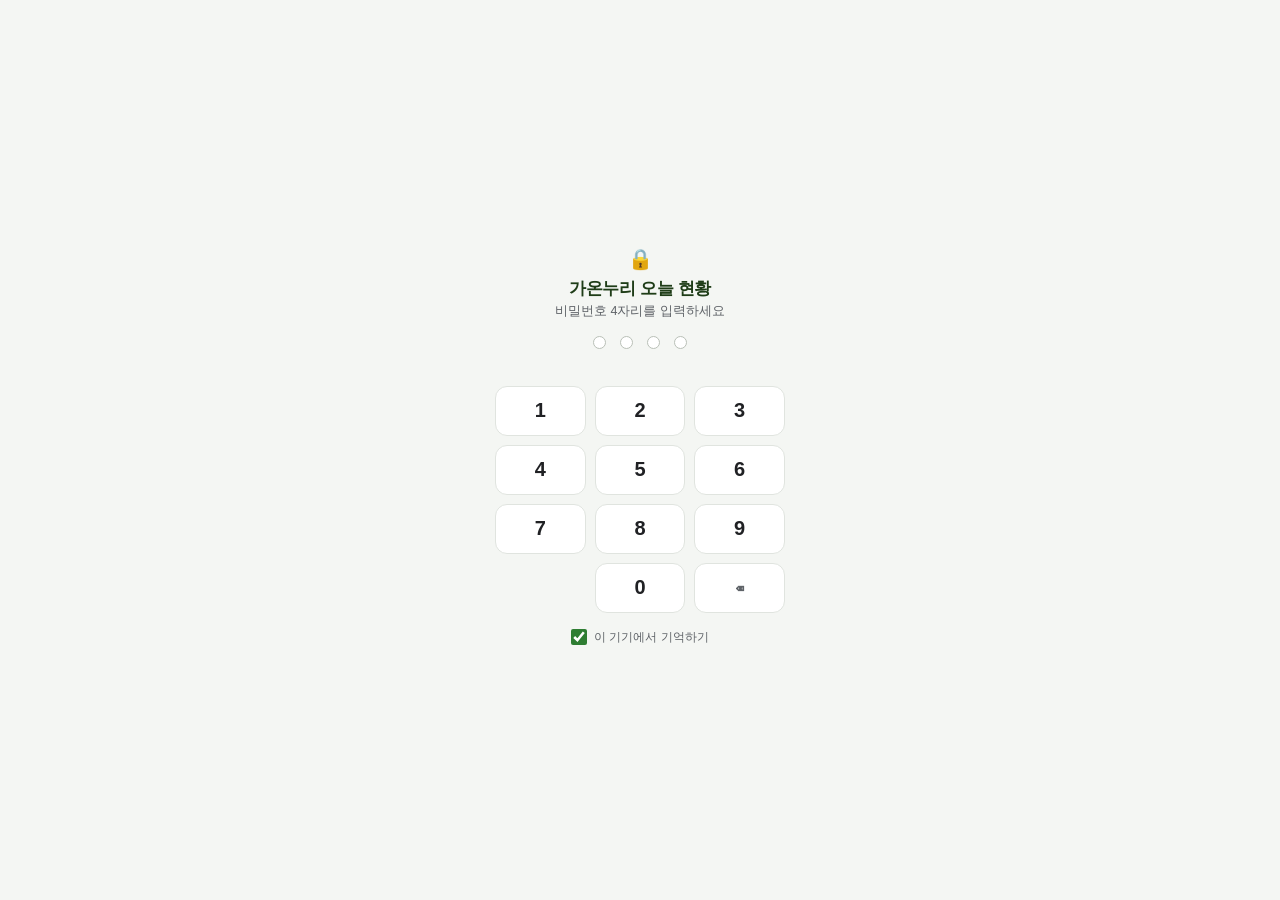
<file: index.html>
<!DOCTYPE html>
<html lang="ko">
<head>
  <base target="_top">
  <meta charset="utf-8">
  <meta name="viewport" content="width=device-width, initial-scale=1.0, maximum-scale=1.0, user-scalable=no">
  <title>가온누리 오늘 현황</title>
  <style>
    *{box-sizing:border-box;-webkit-tap-highlight-color:transparent}
    html,body{margin:0;padding:0;width:100%;max-width:100%;overflow-x:hidden;background:#f4f6f3;color:#202124;
      font-family:-apple-system,BlinkMacSystemFont,'Apple SD Gothic Neo','Malgun Gothic',sans-serif;
      -webkit-text-size-adjust:100%}
    header{padding:14px 14px 8px}
    h1{margin:0 0 6px;font-size:17px;letter-spacing:-.02em;color:#1f3d18}
    .sub{display:flex;align-items:center;gap:8px;font-size:12.5px;color:#5f6368}
    .count{margin-left:auto;font-weight:700;color:#2e6b2e;font-size:12.5px}
    /* v20: 현재 권한 배지 (헤더) */
    .rolebadge{flex:0 0 auto;font-size:10px;font-weight:700;border-radius:6px;padding:1px 6px;line-height:1.55;
      white-space:nowrap;border:1px solid transparent}
    .rolebadge.viewer{color:#8a5300;background:#fdf3e0;border-color:#f0dfbc}
    .rolebadge.admin{color:#1f6b21;background:#e8f3e6;border-color:#d3e6cf}
    .icobtn{flex:0 0 auto;border:1px solid #dde1dc;background:#fff;border-radius:9px;width:30px;height:30px;
      display:flex;align-items:center;justify-content:center;font-size:14px;color:#5f6368;padding:0}
    main{padding:0 0 10px}
    /* 모든 행이 같은 열 폭을 씁니다: 산모(왼쪽) — 연결선 — 관리사(오른쪽) — 📩 — 체크박스
       --mw = 일반 행에서 산모·관리사 칸이 차지하는 폭.
       (행 안쪽 폭 - 📩26 - 간격8 - 체크26 - 간격8) 의 34% = 34% - 23.12px */
    .row{--g:8px;--sms:26px;--chk:26px;
      --side:calc(var(--sms) + var(--g) + var(--chk) + var(--g));
      --mw:calc(34% - 23.12px);
      display:grid;grid-template-columns:var(--mw) minmax(6px,1fr) var(--mw) var(--sms) var(--chk);
      column-gap:var(--g);align-items:center;
      background:#fff;border:1px solid #e8eae6;border-radius:12px;
      padding:9px 10px;margin:0 10px 7px;min-height:46px}
    .names{display:contents}
    .mother{text-align:right;font-size:13.5px;color:#202124;white-space:nowrap;overflow:hidden;
      text-overflow:ellipsis;min-width:0}
    .mother.end{color:#D93025;font-weight:700}
    /* v14: 산모 이름을 누르면 카드체크 내역 모달 (크기·정렬은 그대로, 밑줄만 점선) */
    .mother.tap{cursor:pointer;text-decoration:underline;text-decoration-style:dotted;
      text-decoration-thickness:1px;text-decoration-color:#c6ccc5;text-underline-offset:3px;
      padding:3px 0;margin:-3px 0}
    .mother.tap:active{opacity:.5}
    .line{height:2px;background:#ccd1cb;border-radius:2px;min-width:6px;max-width:100%}
    .care{text-align:left;font-size:13.5px;font-weight:600;color:#3c4043;white-space:nowrap;min-width:0;
      overflow:hidden;text-overflow:ellipsis;background:none;border:0;padding:0;font-family:inherit;cursor:pointer}
    /* v35: 관리사 이름에 '(카드만)' 이 붙은 표기 — 실근무자가 아니라 바우처 카드 명의자만
       적어 둔 건입니다. 이름·괄호 글자는 그대로 두고 색만 한 단계 연하게 그려
       실제로 근무하는 관리사와 눈으로 구분합니다. 서류 부족 빨강(.care.bad)이 우선합니다. */
    .cardonly{color:#9aa0a6}
    .care.cardonly{color:#9aa0a6}
    .care.bad{color:#D93025;font-weight:700}
    .care .dot{display:inline-block;margin-left:2px;font-size:10px;color:#D93025;vertical-align:top}
    .sms{width:var(--sms);height:26px;border-radius:8px;border:1px solid #e3e6e2;background:#fff;
      font-size:13px;display:flex;align-items:center;justify-content:center;padding:0;line-height:1}
    .sms.hide{visibility:hidden}
    .sms[disabled]{opacity:.28}
    .chk{position:relative;width:var(--chk);height:26px;display:block}
    .chk input{position:absolute;inset:0;width:100%;height:100%;margin:0;opacity:0;z-index:2}
    .chk .mark{display:flex;align-items:center;justify-content:center;width:26px;height:26px;border-radius:8px;
      border:1.5px solid #c8cec7;background:#fff;color:transparent;font-size:13px;font-weight:700}
    .chk input:checked + .mark{background:#2e7d32;border-color:#2e7d32;color:#fff}
    .chk input:disabled + .mark{opacity:.55}
    /* v20: 보기 전용 — 체크된 ☑/☐ 모양은 그대로 보이고, 누르면 안내만 뜹니다.
       input 은 disabled 라서 상태가 바뀌지 않고, 탭은 아래 .mark 가 받아 안내를 띄웁니다. */
    .chk.ro{cursor:default}
    .chk.ro input{pointer-events:none}
    .chk.ro input:disabled + .mark{opacity:1}
    /* v16: '일반' 신청 산모 — 처음부터 완료(☑) 상태로 고정 */
    .chk.fixed{cursor:default}
    .chk.fixed .mark{background:#2e7d32;border-color:#2e7d32;color:#fff}
    /* v16: 모달의 '일반' 배지 (쌍둥이 배지와 같은 모양) */
    .nbadge{font-size:10px;font-weight:700;color:#2f4f6f;background:#e8eef6;border-radius:6px;
      padding:1px 5px;line-height:1.4}
    .nnote{font-size:12.5px;color:#3c4043;background:#f3f6f2;border:1px solid #e4eae2;
      border-radius:10px;padding:9px 10px;margin:2px 0 4px;line-height:1.5}
    /* 쌍둥이 행: 왼쪽 산모 칸과 연결선 폭은 일반 행과 같고, 세 번째 칸이
       관리사 칸 + 📩 + 체크박스를 모두 담습니다. (관리사 이름 시작선이 일반 행과 일치) */
    .row.twin{padding:7px 10px;grid-template-columns:var(--mw) minmax(6px,1fr) calc(var(--mw) + var(--side))}
    .mcell{display:flex;flex-direction:column;align-items:flex-end;justify-content:center;gap:3px;min-width:0}
    .twinmark{font-size:10px;font-weight:700;color:#2e6b2e;background:#e8f3e6;border-radius:6px;padding:1px 5px;line-height:1.4}
    .tlist{display:grid;grid-template-columns:minmax(0,1fr) var(--sms) var(--chk);column-gap:var(--g);
      row-gap:4px;align-items:center;min-width:0}
    .tline{display:contents}
    /* ── v18: 내일 시작 (오늘 목록 아님 · 참고용) ── */
    .tsec{margin:12px 10px 4px;padding-top:10px;border-top:1px dashed #d8ddd7}
    .thead{display:flex;align-items:baseline;gap:7px;margin:0 2px 7px}
    .thead .ttl{font-size:12.5px;font-weight:800;color:#8a5300;letter-spacing:-.01em;white-space:nowrap}
    .thead .tsub{font-size:10.5px;color:#9aa09a;white-space:nowrap}
    .row.next{padding:8px 10px;background:#fbf7ee;border-color:#eee3cd;
      grid-template-columns:var(--mw) minmax(6px,1fr) calc(var(--mw) + var(--side))}
    .row.next .line{background:#e6dbc4}
    .mnext{display:flex;flex-direction:column;align-items:flex-end;justify-content:center;gap:3px;min-width:0}
    .row.next .mother{color:#4d4436;font-weight:600;text-decoration:none;padding:0;margin:0;cursor:default}
    .nextbadge{font-size:10px;font-weight:700;color:#8a5300;background:#f6e6c6;border-radius:6px;
      padding:1px 5px;line-height:1.4;white-space:nowrap}   /* v36: '월요일 시작'도 한 줄로 */
    .tnames{display:flex;flex-direction:column;justify-content:center;gap:2px;min-width:0}
    .tnames .tn{font-size:13px;font-weight:600;color:#4d4436;white-space:nowrap;overflow:hidden;
      text-overflow:ellipsis}
    .tnames .tn.cardonly{color:#a4aaa4}
    .tnames .tnone{font-size:12px;color:#a39a88;white-space:nowrap}
    .ntnote{grid-column:1 / -1;margin-top:6px;padding-top:5px;border-top:1px dashed #f0e6d2;
      font-size:10.5px;color:#a08a63;text-align:right;line-height:1.4}
    .empty{text-align:center;color:#8a8f8a;font-size:13px;padding:28px 16px}
    .msgbox{padding:2px 12px 24px}
    .mlbl{display:flex;justify-content:space-between;align-items:center;font-size:11.5px;color:#70757a;margin:0 2px 5px}
    .mhint{color:#9aa09a}
    .msgbox textarea{width:100%;resize:none;border:1px solid #e1e5e0;border-radius:10px;padding:9px 10px;
      font-size:12.5px;font-family:inherit;color:#3c4043;background:#fff;line-height:1.45}
    .modal{position:fixed;inset:0;background:rgba(0,0,0,.42);display:none;align-items:flex-end;z-index:50}
    .modal.open{display:flex}
    .modal{justify-content:center}
    /* 폰 폭(≤430px)에서는 그대로 100%, 넓은 화면에서는 폰과 같은 폭의 카드로 보이게 */
    .sheetbox{width:100%;max-width:430px;max-height:84vh;overflow-y:auto;background:#fff;border-radius:16px 16px 0 0;
      padding:16px 16px 22px}
    .sheetbox h2{margin:0 0 2px;font-size:16px}
    .sheetbox .meta{font-size:12px;color:#70757a;margin-bottom:12px}
    .sheetbox .meta .cardonly{color:#9aa0a6}
    .mnote .cardonly{color:#b0b6b0}
    .docs{border-top:1px solid #eef0ed}
    .doc{display:flex;align-items:center;gap:8px;padding:9px 0;border-bottom:1px solid #f1f3ef;font-size:13px}
    .doc .nm{flex:1 1 auto;min-width:0;white-space:nowrap;overflow:hidden;text-overflow:ellipsis}
    .doc .dt{flex:0 0 auto;color:#8a8f8a;font-size:11.5px}
    .doc .st{flex:0 0 auto;font-size:11.5px;font-weight:700;padding:2px 7px;border-radius:8px;white-space:nowrap}
    /* v14: 산모 카드체크 내역 */
    .mcount{font-size:13.5px;color:#3c4043;margin:0 0 4px}
    .mcount b{font-size:16px;color:#2e6b2e;margin:0 1px}
    .mbreak{font-size:12px;color:#70757a;line-height:1.5}
    .mnote{font-size:11.5px;color:#9aa09a;margin-top:2px;line-height:1.5}
    .mlisthead{display:flex;justify-content:space-between;align-items:baseline;font-size:11.5px;color:#70757a;
      margin:12px 2px 0;padding-top:10px;border-top:1px solid #eef0ed}
    .mday{display:flex;align-items:center;gap:8px;padding:8px 0;border-bottom:1px solid #f1f3ef;font-size:13px}
    .mday .dt{flex:0 0 auto;min-width:78px;font-weight:600;color:#3c4043;font-variant-numeric:tabular-nums}
    .mday .dt .wd{font-weight:400;color:#8a8f8a}
    .mday .cw{flex:1 1 auto;min-width:0;text-align:right;color:#2e6b2e;font-weight:600;
      white-space:nowrap;overflow:hidden;text-overflow:ellipsis}
    .mday .tag{flex:0 0 auto;font-size:10.5px;font-weight:700;color:#2e6b2e;background:#e8f3e6;
      border-radius:6px;padding:1px 5px;line-height:1.5}
    /* v17: 날짜별 관리사 칸 + 소급 기록 삭제(✕) */
    .mday .chs{flex:1 1 auto;display:flex;flex-wrap:wrap;gap:5px;justify-content:flex-end;
      align-items:center;min-width:0}
    .chip{display:inline-flex;align-items:center;gap:3px;min-width:0;max-width:100%}
    .chip .cn{color:#2e6b2e;font-weight:600;white-space:nowrap;overflow:hidden;text-overflow:ellipsis}
    .chip .cn.cardonly{color:#9aa0a6}
    .chip .x{flex:0 0 auto;width:20px;height:20px;border:1px solid #e3e6e2;background:#f7f8f6;
      color:#8a8f8a;border-radius:6px;font-size:10px;line-height:1;padding:0;font-family:inherit}
    .chip .x:active{background:#fdecea;border-color:#f3c9c4;color:#D93025}
    .chip .x.arm{width:auto;padding:0 6px;background:#fdecea;border-color:#f3c9c4;color:#D93025;
      font-size:10.5px;font-weight:700}
    /* v17: 모달 안 '지난 날짜 소급 추가' */
    .retro{margin:14px 0 2px;padding:11px 11px 10px;border:1px solid #e4eae2;background:#f7f9f6;
      border-radius:12px}
    .retro .rtitle{font-size:12px;font-weight:700;color:#1f3d18;margin-bottom:7px}
    .retro .rrow{display:flex;gap:6px;align-items:center}
    .retro input[type=date]{flex:1 1 0;min-width:0;height:36px;border:1px solid #dde1dc;border-radius:9px;
      background:#fff;padding:0 8px;font-size:12.5px;font-family:inherit;color:#3c4043}
    .retro select{flex:1 1 0;min-width:0;height:36px;border:1px solid #dde1dc;border-radius:9px;
      background:#fff;padding:0 6px;font-size:12.5px;font-family:inherit;color:#3c4043}
    .retro .rbtn{width:100%;margin-top:7px;height:38px;border:1px solid #2e7d32;background:#2e7d32;
      color:#fff;border-radius:10px;font-size:13px;font-weight:700;font-family:inherit}
    .retro .rbtn[disabled]{opacity:.6}
    .retro .rhint{font-size:10.5px;color:#9aa09a;margin-top:6px;line-height:1.5}
    .mnone{padding:24px 6px;text-align:center;color:#8a8f8a;font-size:13px;line-height:1.6}
    .st.ok{background:#e8f3e6;color:#2e6b2e}
    .st.expired{background:#fdecea;color:#D93025}
    .st.missing{background:#f1f3f4;color:#5f6368}
    .st.soon{background:#fff4e5;color:#a05a00}
    .actions{display:flex;gap:8px;margin-top:16px}
    .btn{flex:1 1 0;text-align:center;text-decoration:none;padding:12px 10px;border-radius:11px;font-size:13.5px;
      font-weight:700;border:1px solid #dde1dc;color:#3c4043;background:#fff}
    .btn.primary{background:#2e7d32;border-color:#2e7d32;color:#fff}
    .toast{position:fixed;left:50%;transform:translateX(-50%);bottom:18px;background:rgba(32,33,36,.92);color:#fff;
      font-size:12.5px;padding:9px 14px;border-radius:10px;max-width:88%;text-align:center;display:none;z-index:80}

    /* ── v23: 어제 / 오늘 / 내일 날짜 단추 ── */
    .daynav{display:flex;gap:6px;margin:2px 10px 10px}
    .dbtn{flex:1 1 0;min-width:0;display:flex;flex-direction:column;align-items:center;justify-content:center;
      gap:1px;padding:7px 2px;border:1px solid #dfe4de;background:#fff;border-radius:11px;
      font-family:inherit;color:#4b5150;line-height:1.25;cursor:pointer}
    .dbtn .dt{font-size:10.5px;font-weight:700;color:#6b716b;white-space:nowrap}
    .dbtn .dd{font-size:13px;font-weight:800;color:#2f3532;white-space:nowrap;font-variant-numeric:tabular-nums}
    .dbtn.on{border-color:#2e7d32;background:#eaf4e8;box-shadow:inset 0 0 0 1px #2e7d32}
    .dbtn.on .dt{color:#2e6b2e}
    .dbtn.on .dd{color:#1f5d21}
    .dbtn:active{background:#eef2ec}
    /* ── v23: 과거 화면 — 읽기 전용 카드 (체크박스·📩 없음) ── */
    .row.ro{grid-template-columns:var(--mw) minmax(6px,1fr) calc(var(--mw) + var(--side));padding:8px 10px}
    .mcell2{display:flex;flex-direction:column;align-items:flex-end;justify-content:center;gap:3px;min-width:0}
    .chip2{font-size:10px;font-weight:700;border-radius:6px;padding:1px 5px;line-height:1.4;white-space:nowrap}
    .chip2.tw{color:#2e6b2e;background:#e8f3e6}
    .chip2.nm{color:#2f4f6f;background:#e8eef6}
    .chip2.en{color:#B3261E;background:#fdecea}
    .tnames .tbtn{border:0;background:none;padding:0;text-align:left;font-family:inherit;cursor:pointer}
    .thead .ttl.green{color:#2e6b2e}
    /* ── v29: 교육대기 (관리사목록 '교육예정' 열) ── */
    .thead .ttl.edu{color:#2f4f8f}
    .row.next.edu{background:#f6f8fc;border-color:#dfe6f3}
    .row.next.edu .line{background:#dfe6f3}
    .nextbadge.edu{color:#2f4f8f;background:#e5ecf9}
    .tredu{border:0;background:none;padding:0;font-family:inherit;text-align:left;cursor:pointer;min-width:0}
    .tedu{display:flex;align-items:center;gap:6px;flex-wrap:wrap}
    .tedu .jisa{font-size:12px;color:#8a8f8a;font-weight:500}
    .tedu .dnum{font-size:12px;font-weight:700;color:#2e6b2e}
    .tedu .dnum.bad{color:#D93025}
    .trname{border:0;background:none;padding:0;font-family:inherit;font-size:13.5px;font-weight:700;
      color:#2b3247;text-decoration:underline;text-decoration-style:dotted;text-decoration-color:#c6ccc5;
      text-underline-offset:3px;cursor:pointer;white-space:nowrap;overflow:hidden;text-overflow:ellipsis;max-width:100%}
    .trname:active{opacity:.5}
    /* ── v23: 종료 서류 발송 여부 (v24: 어제 화면에서만 사용) ── */
    .cdrow{background:#fff;border:1px solid #e8eae6;border-radius:12px;padding:9px 11px;margin:0 10px 7px}
    /* v26: 오늘 종료·오늘 발송분은 살짝 다른 배경으로 구분 */
    .cdrow.today{background:#f5faf4;border-color:#cfe4cb}
    .cdtop{display:flex;align-items:baseline;gap:6px;flex-wrap:wrap}
    .cdtop .cm{font-size:13.5px;font-weight:700;color:#202124}
    .cdtop .cdt{font-size:11px;color:#8a8f8a}
    .cdtop .cdue{margin-left:auto;font-size:10.5px;font-weight:700;color:#8a5300;background:#fdf3e0;
      border-radius:6px;padding:1px 6px;white-space:nowrap}
    .cdbs{display:flex;flex-wrap:wrap;gap:5px;margin-top:6px}
    .bg{font-size:11px;font-weight:700;border-radius:8px;padding:2px 7px;line-height:1.5;white-space:nowrap}
    .bg.ok{background:#e8f3e6;color:#2e6b2e}
    .bg.miss{background:#fdecea;color:#B3261E}
    .bg.wait{background:#fdf3e0;color:#8a5300}   /* v33: 전자서명 앱 링크를 보내고 서명을 기다림 */
    .cdnote{margin-top:5px;font-size:10.5px;color:#9aa09a;line-height:1.45}

    /* ── v30: 종료·예정 화면 — 인원 요약 카드 ── */
    .sumwrap{padding:2px 0 6px}
    .sumcard{background:#fff;border:1px solid #e8eae6;border-radius:14px;padding:14px 16px;margin:0 10px 8px}
    .sumcard .sttl{display:flex;align-items:baseline;gap:7px;font-size:12px;font-weight:800;color:#5f6368}
    .sumcard .sttl .hint{font-size:10.5px;font-weight:600;color:#9aa09a}
    .sumbig{display:flex;align-items:baseline;gap:3px;margin-top:5px}
    .sumbig b{font-size:34px;line-height:1.05;font-weight:800;color:#1f5d21;font-variant-numeric:tabular-nums}
    .sumbig span{font-size:14px;font-weight:700;color:#3c4043}
    .sumsub{margin-top:6px;font-size:11.5px;color:#8a8f8a;line-height:1.45}
    .sumline{display:flex;align-items:baseline;justify-content:space-between;gap:8px;
      padding:9px 0;border-top:1px solid #f1f3ef;margin-top:9px}
    .sumline .snm{font-size:13px;font-weight:700;color:#3c4043;white-space:nowrap}
    .sumline .svals{display:flex;gap:7px;align-items:baseline;font-variant-numeric:tabular-nums;white-space:nowrap}
    .snum{font-size:14px;font-weight:800;color:#2e6b2e}
    .snum.miss{color:#B3261E}
    .sumcard.green{background:#f7faf5;border-color:#d9e6d4}
    .sumcard.amber{background:#fbf7ee;border-color:#eee3cd}
    .sumcard.edu{background:#f6f8fc;border-color:#dfe6f3}
    .sumcard.edu .snum{color:#2f4f8f}
    /* ── v31: 예정 화면 — 폴라리스 통합시트 예정 산모 (한 줄 요약) ── */
    .thead .ttl.polaris{color:#5b4a8f}
    .pcard{background:#fff;border:1px solid #e8eae6;border-radius:11px;padding:7px 9px;margin:0 10px 5px}
    .pcard .pmain{display:flex;align-items:baseline;gap:6px;min-width:0}
    .pcard .pname{font-size:13.5px;font-weight:700;color:#202124;white-space:nowrap;overflow:hidden;
      text-overflow:ellipsis;flex:0 1 auto;min-width:0}
    .pcard .pterm{font-size:11px;font-weight:700;color:#5f6368;white-space:nowrap;flex:0 0 auto}
    .pcard .pdate{margin-left:auto;flex:0 0 auto;font-size:12px;font-weight:800;color:#2f4f8f;
      font-variant-numeric:tabular-nums;white-space:nowrap}
    .pcard .psub{display:flex;align-items:center;gap:5px;margin-top:4px;min-width:0}
    .pcard .pcare.cardonly{color:#b0b6b0}
    .pcard .pcare{flex:1 1 auto;min-width:0;font-size:10.5px;color:#8a8f8a;white-space:nowrap;overflow:hidden;
      text-overflow:ellipsis}
    /* v31.3: 배지 4개는 항상 한 줄(고정폭 58px·가운데 정렬) — 관리사명이 길면 그쪽만 말줄임.
       배지 최대 글자(예 '바우처 대기') 자연 폭 54px → 58px 로 여유를 두고,
       4개 232px + 간격 9px = 241px, 나머지가 관리사 영역이라 폰 폭에서 같이 들어갑니다.
       모든 카드에서 바우처·계약서·예약금·자부담 위치가 세로 일렬로 맞습니다. */
    .pcard .pbadges{display:flex;flex:0 0 auto;flex-wrap:nowrap;gap:3px}
    .pbadge{flex:0 0 58px;width:58px;font-size:10px;font-weight:700;border-radius:6px;padding:1px 2px;
      line-height:1.5;white-space:nowrap;text-align:center}
    .pbadge.ok{background:#e8f3e6;color:#2e6b2e}
    .pbadge.wait{background:#fdf3e0;color:#8a5300}
    .pbadge.none{background:#f1f3f0;color:#8a8f8a}
    /* v31.2: 예정 산모 정렬 방향 토글 — 헤더 오른쪽 작은 단추 */
    .psort{margin-left:auto;flex:0 0 auto;font-size:10.5px;font-weight:800;color:#5b4a8f;background:#f4f1fb;
      border:1px solid #ded7f2;border-radius:999px;padding:2px 8px;line-height:1.6;white-space:nowrap}
    /* v30: 탭 단추는 이름만 (날짜 없음) — 한 줄로 조금 더 크게 */
    .daynav .dbtn{padding:9px 2px}
    .daynav .dbtn .dt{font-size:13px;font-weight:800;color:#2f3532}
    .daynav .dbtn.on .dt{color:#1f5d21}
    /* ── 잠금 화면 ── */
    .app{display:none}
    .app.show{display:block}
    .lock{position:fixed;inset:0;z-index:100;background:#f4f6f3;display:flex;align-items:flex-start;justify-content:center;
      padding:22px 22px 28px;overflow-y:auto}
    .lock.hide{display:none}
    .lockbox{width:100%;max-width:290px;text-align:center;margin:auto}
    .lockicon{font-size:20px;line-height:1;color:#2e7d32}
    .locktitle{margin:8px 0 3px;font-size:17px;letter-spacing:-.02em;color:#1f3d18}
    .locksub{margin:0 0 16px;font-size:12.5px;color:#5f6368}
    .pindots{display:flex;justify-content:center;gap:14px;margin:2px 0 10px}
    .pd{width:13px;height:13px;border-radius:50%;border:1.5px solid #b9c0b7;background:#fff;transition:all .12s}
    .pd.on{background:#2e7d32;border-color:#2e7d32}
    .pinmsg{min-height:17px;font-size:12px;color:#5f6368;margin:0 0 10px}
    .pinmsg.err{color:#D93025;font-weight:600}
    .pad{display:grid;grid-template-columns:repeat(3,1fr);gap:9px}
    .pad button{height:50px;border-radius:12px;border:1px solid #e0e4df;background:#fff;font-size:20px;font-weight:600;
      color:#202124;font-family:inherit;padding:0}
    .pad button:active{background:#e9efe7}
    .pad button:disabled{opacity:.5}
    .pad .padfn{font-size:15px;color:#5f6368}
    .pad .padblank{border:0;background:transparent;pointer-events:none;visibility:hidden}
    .remember{display:flex;align-items:center;justify-content:center;gap:7px;margin-top:16px;font-size:12px;color:#5f6368}
    .remember input{width:16px;height:16px;accent-color:#2e7d32;margin:0}
    @keyframes shake{0%,100%{transform:translateX(0)}20%{transform:translateX(-6px)}40%{transform:translateX(6px)}
      60%{transform:translateX(-4px)}80%{transform:translateX(4px)}}
    .shake{animation:shake .32s}

    /* ── v34: [종료] 탭 하단 — 자동화 ON/OFF (관리자 PIN 에서만 보입니다) ── */
    .autosec{margin:12px 10px 16px;background:#fff;border:1px solid #e8eae6;border-radius:12px;padding:10px 12px 8px}
    .autosec .ahead{font-size:12.5px;font-weight:700;color:#1f3d18;letter-spacing:-.01em}
    .autosec .asub{font-size:10.5px;color:#70757a;margin:2px 0 6px}
    .aurow{display:flex;align-items:center;gap:8px;padding:7px 0;border-top:1px solid #f1f3f0}
    .aurow:first-of-type{border-top:0}
    .aurow .an{flex:1 1 auto;min-width:0}
    .aurow .an b{display:block;font-size:12.5px;font-weight:600;color:#202124}
    .aurow .an span{display:block;font-size:10.5px;color:#70757a;white-space:nowrap;overflow:hidden;text-overflow:ellipsis}
    .autog{flex:0 0 auto;width:44px;height:25px;border-radius:13px;border:1px solid #d7dbd6;background:#eceff0;
      position:relative;transition:background .15s,border-color .15s;padding:0;cursor:pointer}
    .autog i{position:absolute;top:2px;left:2px;width:19px;height:19px;border-radius:50%;background:#fff;
      box-shadow:0 1px 2px rgba(0,0,0,.25);transition:left .15s}
    .autog.on{background:#2e7d32;border-color:#2e7d32}
    .autog.on i{left:21px}
    .autog[disabled]{opacity:.5}
    .astamp{margin-top:4px;font-size:10px;color:#9aa0a6;text-align:right}

    /* ── v34: 산모 모달 이름 아래 — 등록된 바우처 지역 ── */
    .vbadge{display:inline-block;margin:2px 0 2px;font-size:11px;font-weight:700;border-radius:7px;padding:2px 8px;
      background:#eef4ec;color:#2e6b2e;border:1px solid #d7e5d3}
    .vbadge.none{background:#f1f3f4;color:#5f6368;border-color:#e3e5e2}

    /* ── v34: 교육 안내 문자 모달 ── */
    .edudate{display:flex;align-items:center;gap:8px;margin:4px 0 10px;font-size:12.5px;color:#3c4043}
    .edudate span{flex:0 0 auto;font-weight:700;color:#1f3d18}
    .edudate input{flex:1 1 auto;min-width:0;border:1px solid #dfe3de;border-radius:9px;padding:7px 9px;font-size:13px;background:#fff;font-family:inherit}
    .edumsg{width:100%;box-sizing:border-box;border:1px solid #dfe3de;border-radius:10px;padding:10px;font-size:12.5px;
      line-height:1.55;min-height:196px;resize:vertical;background:#fff;font-family:inherit;color:#202124}
    .edubtns{display:flex;gap:6px;margin-top:10px}
    .edubtns .btn{flex:1 1 0;text-align:center}
  </style>
</head>
<body>

  <div class="lock" id="lock">
    <div class="lockbox">
      <div class="lockicon">🔒</div>
      <h1 class="locktitle">가온누리 오늘 현황</h1>
      <p class="locksub">비밀번호 4자리를 입력하세요</p>
      <div class="pindots" id="pindots">
        <span class="pd"></span><span class="pd"></span><span class="pd"></span><span class="pd"></span>
      </div>
      <div class="pinmsg" id="pinmsg"></div>
      <div class="pad" id="pad">
        <button type="button" data-k="1">1</button>
        <button type="button" data-k="2">2</button>
        <button type="button" data-k="3">3</button>
        <button type="button" data-k="4">4</button>
        <button type="button" data-k="5">5</button>
        <button type="button" data-k="6">6</button>
        <button type="button" data-k="7">7</button>
        <button type="button" data-k="8">8</button>
        <button type="button" data-k="9">9</button>
        <button type="button" class="padblank" tabindex="-1">·</button>
        <button type="button" data-k="0">0</button>
        <button type="button" class="padfn" data-k="del" title="지우기">⌫</button>
      </div>
      <label class="remember"><input type="checkbox" id="remember" checked><span>이 기기에서 기억하기</span></label>
    </div>
  </div>

  <div class="app" id="app">
    <header>
      <h1>가온누리 오늘 현황</h1>
      <div class="sub">
        <span id="dateLabel">…</span>
        <span class="rolebadge viewer" id="roleBadge" title="보기 전용 — 조회만 할 수 있어요">보기전용</span>
        <span class="count" id="count">카드체크 0/0</span>
        <button class="icobtn" id="lockBtn" title="잠그기">🔒</button>
        <button class="icobtn" id="reload" title="새로고침">↻</button>
      </div>
    </header>
    <div class="daynav" id="daynav"></div>
    <main id="list"><div class="empty">불러오는 중…</div></main>

    <section class="msgbox">
      <div class="mlbl"><span>문자 안내 문구</span><span class="mhint">{관리사} · {산모} 로 이름 넣기</span></div>
      <textarea id="msg" rows="2" placeholder="안녕하세요 관리사님, 오늘 바우처 카드 체크 확인 부탁드립니다."></textarea>
    </section>
  </div>

  <div class="modal" id="modal">
    <div class="sheetbox" id="sheetbox"></div>
  </div>
  <div class="toast" id="toast"></div>

  <script>
    var GAS_URL = 'https://script.google.com/macros/s/AKfycbwtDjHQrU92nhzA6gKY8BVvmICHavxLiFJIz1Ca50oQMtzxGxZaV-uWTv6nyea4rBq3/exec';

    /* ── 서버 호출 (Apps Script doPost JSON API) ──
       Content-Type 헤더를 붙이지 않아 text/plain simple request 가 되고,
       CORS preflight(OPTIONS) 를 보내지 않습니다. */
    function callApi(payload) {
      // v15: 브라우저·중간 캐시에 옛 응답이 남지 않게 no-store
      var opt = { method: 'POST', body: JSON.stringify(payload), redirect: 'follow', cache: 'no-store' };
      var ctl = null, tid = null;
      try { ctl = new AbortController(); opt.signal = ctl.signal; } catch (e) {}
      if (ctl) tid = setTimeout(function () { try { ctl.abort(); } catch (e) {} }, 30000);
      var t0 = nowMs_();
      return fetch(GAS_URL, opt).then(function (res) {
        if (tid) clearTimeout(tid);
        if (!res.ok) throw new Error('HTTP ' + res.status);
        return res.text();
      }).then(function (txt) {
        try { var out = JSON.parse(txt); PERF.apiMs = Math.round(nowMs_() - t0); return out; }
        catch (e) { throw new Error('서버 응답을 읽지 못했습니다.'); }
      });
    }

    var DATA = { items: [], checked: 0, total: 0 };
    /* v23: 지금 보고 있는 날짜 (서버가 준 view). isToday 일 때만 카드체크·자동 동기화 */
    var VIEW = { date: '', isToday: true, isPast: false, isFuture: false, offset: 0, short: '' };

    /* v36.1 (위젯 v1.5): 바탕화면 위젯에서 ?tab=ended|today|upcoming 으로 열면 그 탭부터 보여 줍니다.
       잠금 화면을 거치므로 데이터를 받은 뒤(unlock/load) 한 번만 씁니다. */
    var START_TAB = (function () {
      try {
        var m = /[?&]tab=(ended|today|upcoming)/.exec(location.search);
        return m ? m[1] : '';
      } catch (e) { return ''; }
    })();
    /* v28: 보고 있는 날짜가 주말(토·일)인지 — 주말은 기본 휴무 문구를 씁니다. */
    var IS_WEEKEND = false;
    /* v15: 실시간 반영 상태
       · SYNCING   — 백그라운드 동기화 진행 중
       · PENDING   — 저장 요청 진행 중 건수 (그동안 자동 동기화는 쉼)
       · LAST_LOAD — 마지막으로 서버 데이터를 받은 시각
       · MODAL     — 열려 있는 패널 { kind:'docs'|'mother', key:이름 }
       · SYNC_GAP  — 화면 복귀 시 이 시간(ms)이 지났으면 다시 읽습니다. */
    var SYNCING = false, PENDING = 0, LAST_LOAD = 0, MODAL = null, SYNC_GAP = 4000;
    /* v17: 모달의 '지난 날짜 소급 추가' 입력값 (다시 그려도 유지) */
    var RETRO = { mother: '', date: '', helper: '' };
    /* v17: '삭제?' 확인 대기 상태 — 다시 그려도 유지되도록 화면이 아니라 여기에 둡니다.
       key = '날짜|관리사', until = 이 시각(ms)까지 한 번 더 누르면 지웁니다. */
    var DEL_ARM = { key: '', until: 0 };
    function delArmed_(key) { return DEL_ARM.key === key && Date.now() < DEL_ARM.until; }
    var DEFAULT_MSG = '안녕하세요 관리사님, 오늘 바우처 카드 체크 확인 부탁드립니다.';
    var MSG_KEY = 'gn_card_msg';
    var PIN_KEY = 'gn_pin_v1';
    /* v30: 이 기기에서만 쓰는 '직전 세 탭' 캐시 (공개 파일에는 데이터 없음) */
    var CACHE_KEY = 'gn_all_v3';             // v34: 카드체크 X/Y·바우처가 들어간 새 응답만 그립니다
    var CACHE_KEY_OLD = 'gn_all_v2';          // v30~v33 캐시 — 지울 때 함께 정리
    /* v30: 종료 · 오늘 · 예정 세 화면을 메모리에 두고 탭 전환은 서버 호출 없이 그립니다. */
    var ALL = { ended: null, today: null, upcoming: null };
    var INDEX = {};                            // 날짜('YYYY-MM-DD') → 그 날 화면 데이터
    /* v19: 체감 확인용 계측값 (화면에는 표시하지 않음) */
    var PERF = { cachePaint: -1, netPaint: -1, apiMs: -1 };
    try { window.__perf = PERF; } catch (e) {}
    function nowMs_() { try { return (window.performance && performance.now) ? performance.now() : Date.now(); } catch (e) { return Date.now(); } }
    var BOOT_T0 = nowMs_();

    /* ── 잠금 상태 ── */
    var PIN = '';        // 잠금이 풀린 뒤에만 값이 들어갑니다. (메모리에만 보관)
    var pinBuf = '';
    var PIN_BUSY = false;

    function store_(kind) {
      try {
        return kind === 'sess' ? window["sess" + "ion" + "Sto" + "rage"] : window["loc" + "al" + "Sto" + "rage"];
      } catch (e) { return null; }
    }
    function enc_(s) { try { return btoa(s); } catch (e) { return ''; } }
    function dec_(s) { try { return atob(s); } catch (e) { return ''; } }

    function readStoredPin() {
      var l = store_('loc'), s = store_('sess');
      try {
        var v = l && l.getItem(PIN_KEY);
        if (v) return dec_(v);
        v = s && s.getItem(PIN_KEY);
        if (v) return dec_(v);
      } catch (e) {}
      return '';
    }
    function writeStoredPin(pin, remember) {
      var l = store_('loc'), s = store_('sess');
      try {
        if (remember) {
          if (l) l.setItem(PIN_KEY, enc_(pin));
          if (s) s.removeItem(PIN_KEY);
        } else {
          if (s) s.setItem(PIN_KEY, enc_(pin));
          if (l) l.removeItem(PIN_KEY);
        }
      } catch (e) {}
    }
    function clearStoredPin() {
      var l = store_('loc'), s = store_('sess');
      try { if (l) l.removeItem(PIN_KEY); } catch (e) {}
      try { if (s) s.removeItem(PIN_KEY); } catch (e) {}
    }

    /* v19: 마지막으로 받은 화면 상태를 이 기기에만 저장합니다.
       '이 기기에서 기억하기'면 localStorage, 아니면 sessionStorage.
       잠그기·PIN 실패 때는 지워서 다음에 PIN을 다시 받습니다. */

    /* v30: 세 탭 데이터를 한 덩어리로 이 기기에만 저장합니다.
       '이 기기에서 기억하기'면 localStorage, 아니면 sessionStorage — 예전과 같습니다.
       잠그기·PIN 실패 때는 지워서 다음에 PIN을 다시 받습니다. */
    function saveCache() {
      try {
        if (!ALL.today) return;
        var payload = JSON.stringify({
          t: Date.now(), last: viewKey_(),
          all: { ended: ALL.ended, today: ALL.today, upcoming: ALL.upcoming }
        });
        var l = store_('loc'), s = store_('sess');
        var remember = false;
        try { remember = !!(l && l.getItem(PIN_KEY)); } catch (e0) {}
        if (!remember && !!PIN) { var rem = document.getElementById('remember'); remember = rem ? !!rem.checked : false; }
        if (remember) {
          if (l) l.setItem(CACHE_KEY, payload);
          if (s) s.removeItem(CACHE_KEY);
        } else {
          if (s) s.setItem(CACHE_KEY, payload);
          if (l) l.removeItem(CACHE_KEY);
        }
      } catch (e) {}
    }
    function readCache() {
      try {
        var l = store_('loc'), s = store_('sess');
        var raw = (l && l.getItem(CACHE_KEY)) || (s && s.getItem(CACHE_KEY));
        if (!raw) return null;
        var o = JSON.parse(raw);
        if (!o || !o.all || !o.all.today) return null;
        return { last: o.last || 'today', all: o.all };
      } catch (e) { return null; }
    }
    function clearCache() {
      try { var l = store_('loc'); if (l) { l.removeItem(CACHE_KEY); l.removeItem(CACHE_KEY_OLD); } } catch (e) {}
      try { var s = store_('sess'); if (s) { s.removeItem(CACHE_KEY); s.removeItem(CACHE_KEY_OLD); } } catch (e) {}
    }

    /* ── v30: 세 탭 데이터 담기 / 꺼내기 ─────────────────────────────
       서버(loadAll)는 오늘 응답에 days:{ended, upcoming} 를 붙여 보냅니다.
       세 화면을 ALL 에 나눠 담고, 날짜로 바로 찾을 수 있게 INDEX 를 만듭니다. */
    function setAll(today, ended, up) {
      if (!today) return false;
      ALL.today = today;
      ALL.ended = ended || null;
      ALL.upcoming = up || null;
      INDEX = {};
      var arr = [ALL.ended, ALL.today, ALL.upcoming], i;
      for (i = 0; i < arr.length; i++) {
        var p = arr[i];
        if (!p) continue;
        if (today.role) p.role = today.role;             // 탭마다 권한 표시를 같게
        if (p.view && p.view.date) INDEX[p.view.date] = p;
      }
      return true;
    }
    function applyResponse(r) {
      if (!r || r.ok === false || !r.days) return false;
      return setAll(r, r.days.ended, r.days.upcoming);
    }
    function callAll(pin) { return callApi({ action: 'loadAll', pin: pin }); }
    function payloadOf(key) { return ALL[key] || null; }
    function findPayload(date) { return (date && INDEX[date]) || null; }
    function viewKey_() {
      if (!VIEW) return 'today';
      return VIEW.isPast ? 'ended' : (VIEW.isFuture ? 'upcoming' : 'today');
    }
    /* 지금 보고 있는 탭을 최신 데이터로 다시 그립니다. */
    function renderPayload(key) {
      var p = payloadOf(key) || ALL.today || null;
      if (p) render(p);
      return p;
    }

    function esc(s) {
      return String(s == null ? '' : s).replace(/[&<>"']/g, function (c) {
        return { '&': '&amp;', '<': '&lt;', '>': '&gt;', '"': '&quot;', "'": '&#39;' }[c];
      });
    }
    function toast(msg) {
      var t = document.getElementById('toast');
      t.textContent = msg;
      t.style.display = 'block';
      clearTimeout(t._h);
      t._h = setTimeout(function () { t.style.display = 'none'; }, 2600);
    }
    /* ── v20: 권한 (보기 전용 / 관리자) ──────────────────────────────
       서버가 load 응답의 role('admin' | 'viewer')로 알려 줍니다.
       · 값이 없거나 모르는 값(구버전 캐시 포함)이면 '보기 전용'으로 봅니다. (안전한 쪽)
       · 화면은 체크박스를 잠그고 소급 추가·삭제 버튼을 숨깁니다.
         실제 차단은 서버가 관리자 PIN 인지 다시 확인해 처리합니다. */
    var ROLE = 'viewer';
    function isAdmin_() { return ROLE === 'admin'; }
    function setRole_(role) {
      ROLE = (role === 'admin') ? 'admin' : 'viewer';
      var b = document.getElementById('roleBadge');
      if (!b) return;
      b.textContent = ROLE === 'admin' ? '관리자' : '보기전용';
      b.className = 'rolebadge ' + ROLE;
      b.title = ROLE === 'admin' ? '관리자 권한 — 카드체크·소급 기록을 바꿀 수 있어요'
        : '보기 전용 — 조회만 할 수 있어요';
    }
    var VIEWER_MSG = '보기 전용이에요. 관리자 비밀번호로 로그인해 주세요.';

    /* v27: '일반' 산모는 바우처 카드체크 대상이 아니므로 총합(total)·완료 수(checked)
       어디에도 세지 않습니다. (목록에는 그대로 나오고 ☑ 모양도 그대로 보입니다) */
    function updateCount() {
      var boxes = document.querySelectorAll('.chk input:not([data-normal])');
      var all = boxes.length, on = 0;
      for (var i = 0; i < boxes.length; i++) if (boxes[i].checked) on++;
      // v28: 주말에 근무표 기록이 없으면 카드체크 0/0 대신 '주말 휴무'로 보여 줍니다.
      document.getElementById('count').textContent = (IS_WEEKEND && !all) ? '주말 휴무' : '카드체크 ' + on + '/' + all;
    }

    /* ── 잠금 화면 ── */
    function paintDots() {
      var ds = document.querySelectorAll('#pindots .pd');
      for (var i = 0; i < ds.length; i++) {
        if (i < pinBuf.length) ds[i].classList.add('on'); else ds[i].classList.remove('on');
      }
    }
    function lockMsg(text, isErr) {
      var el = document.getElementById('pinmsg');
      el.textContent = text || '';
      if (isErr) el.classList.add('err'); else el.classList.remove('err');
    }
    function padEnabled(on) {
      var bs = document.querySelectorAll('#pad button[data-k]');
      for (var i = 0; i < bs.length; i++) bs[i].disabled = !on;
    }
    function showLock(msg) {
      PIN = '';
      pinBuf = '';
      paintDots();
      lockMsg(msg || '');
      padEnabled(true);
      PIN_BUSY = false;
      document.getElementById('app').classList.remove('show');
      document.getElementById('lock').classList.remove('hide');
    }
    function hideLock() {
      document.getElementById('lock').classList.add('hide');
      document.getElementById('app').classList.add('show');
    }

    /* 서버에서 PIN 검증 + 데이터 로드 */
    function unlock(pin, quiet) {
      if (PIN_BUSY) return;
      PIN_BUSY = true;
      padEnabled(false);
      if (!quiet) lockMsg('확인 중…');
      callAll(pin).then(function (r) {
        PIN_BUSY = false;
        padEnabled(true);
        if (r && r.ok) {
          PIN = pin;
          if (!quiet) {
            var rem = document.getElementById('remember');
            writeStoredPin(pin, !!(rem && rem.checked));
          }
          hideLock();
          lockMsg('');
          applyResponse(r);              // v30: 세 탭을 한 번에 받아 메모리에
          // v36.1: 위젯에서 지정한 탭(종료/예정)이 있으면 그 탭부터, 없으면 보던 탭 그대로
          var k0 = (START_TAB && payloadOf(START_TAB)) ? START_TAB : viewKey_();
          START_TAB = '';
          renderPayload(k0);
          PERF.netPaint = Math.round(nowMs_() - BOOT_T0);
          loadStats(false);          // v19: 일수·날짜 내역은 뒤에서
        } else {
          clearStoredPin();
          clearCache();              // v19: 실패하면 캐시도 지웁니다.
          pinBuf = '';
          paintDots();
          lockMsg((r && r.message) || '비밀번호가 맞지 않습니다.', true);
          var box = document.querySelector('#lock .lockbox');
          if (box) {
            box.classList.remove('shake');
            void box.offsetWidth;
            box.classList.add('shake');
          }
        }
      }, function (e) {
        PIN_BUSY = false;
        padEnabled(true);
        lockMsg('연결하지 못했어요. 다시 시도해 주세요.', true);
      });
    }

    function lockNow(msg) {
      MODAL = null;
      clearStoredPin();
      clearCache();               // v19: 잠그면 이 기기의 화면 캐시도 비웁니다.
      showLock(msg || '잠갔습니다. 비밀번호를 입력하세요.');
    }

    function pushDigit(d) {
      if (PIN_BUSY || PIN) return;
      if (pinBuf.length >= 4) return;
      pinBuf += d;
      paintDots();
      lockMsg('');
      if (pinBuf.length === 4) {
        var p = pinBuf;
        pinBuf = '';
        unlock(p);
      }
    }
    function delDigit() {
      if (PIN_BUSY || PIN) return;
      pinBuf = pinBuf.slice(0, -1);
      paintDots();
    }

    document.getElementById('pad').addEventListener('click', function (ev) {
      var b = ev.target.closest ? ev.target.closest('button[data-k]') : null;
      if (!b) return;
      var k = b.getAttribute('data-k');
      if (k === 'del') delDigit(); else pushDigit(k);
    });

    document.addEventListener('keydown', function (ev) {
      if (document.getElementById('lock').classList.contains('hide')) return;
      if (/^[0-9]$/.test(ev.key)) { ev.preventDefault(); pushDigit(ev.key); }
      else if (ev.key === 'Backspace') { ev.preventDefault(); delDigit(); }
    });

    /* ── 화면 그리기 ── */
    /* v20: 체크박스 한 칸 — 보기 전용이면 같은 ☑/☐ 모양 그대로, 누를 수만 없게(disabled). */
    function chkHtml(it, idx) {
      var fixed = !!it.isNormal;
      var ro = !isAdmin_();
      var title = ro ? ' title="보기 전용 — 관리자만 바꿀 수 있어요"'
        : (fixed ? ' title="일반 산모 · 카드체크 대상 아님"' : '');
      return '<label class="chk' + (fixed ? ' fixed' : '') + (ro ? ' ro' : '') + '"' + title + '>' +
        '<input type="checkbox" data-idx="' + idx + '"' + (fixed ? ' data-normal="1"' : '') +
          (it.checked ? ' checked' : '') + (ro ? ' disabled' : '') + '>' +
        '<span class="mark">✓</span>' +
      '</label>';
    }
    /* ── v35: '(카드만)' 표기 관리사 ─────────────────────────────────
       [배정정보] 관리사1·2 에 '곽서영(카드만)' 처럼 적힌 건은 실제로 근무하는 관리사가
       아니라 바우처 카드 명의자만 적어 둔 것입니다. 앱에서는 그 이름을 연한 색으로 그려
       실제 근무자와 눈으로 구분합니다. (이름·괄호 글자는 그대로 둡니다 — 서버로 보내는
       값도 바꾸지 않습니다. 카드체크·소급 기록은 이 이름 그대로 저장됩니다.) */
    var CARDONLY_RE = /카드\s*만/;
    function isCardName_(name) { return CARDONLY_RE.test(String(name == null ? '' : name)); }
    /* '(카드만)' 꼬리를 뗀 순수 이름 — 배정정보와 근무표의 이름을 맞출 때 씁니다. */
    function bareName_(name) {
      var s = String(name == null ? '' : name).trim();
      if (!isCardName_(s)) return s;
      s = s.replace(/\(\s*카드\s*만\s*\)/g, ' ').replace(/카드\s*만/g, ' ');
      return s.replace(/[\s,·\/]+$/g, '').replace(/\s+/g, ' ').trim();
    }
    /* 이 산모의 [배정정보] 가 '(카드만)' 으로 적어 둔 관리사 이름들 (괄호 뗀 이름) */
    function cardOnlyNames_(mother) {
      var out = [], as = (DATA.motherAssign || {})[mother], arr, i, v;
      if (!as) return out;
      arr = [as.care1, as.care2];
      for (i = 0; i < arr.length; i++) {
        v = String(arr[i] == null ? '' : arr[i]).trim();
        if (!v || !isCardName_(v)) continue;
        v = bareName_(v);
        if (v && out.indexOf(v) < 0) out.push(v);
      }
      return out;
    }
    /* 화면에 그릴 이 관리사 이름이 '카드만' 표기인지
       — 글자에 (카드만)이 있거나, 이 산모의 [배정정보]가 이 사람을 카드 명의자로 적어 둔 경우 */
    function cardOnly_(mother, name) {
      var s = String(name == null ? '' : name);
      if (isCardName_(s)) return true;
      var b = bareName_(s);
      return !!b && cardOnlyNames_(mother).indexOf(b) >= 0;
    }
    /* 클래스 문자열에 필요하면 ' cardonly' 를 붙입니다. */
    function careCls_(base, mother, name) { return base + (cardOnly_(mother, name) ? ' cardonly' : ''); }
    /* 이름 하나를 그대로 그리는 HTML (괄호·글자 그대로, 색만 카드만이면 연하게) */
    function nameHtml_(mother, name) {
      return '<span' + (cardOnly_(mother, name) ? ' class="cardonly"' : '') + '>' + esc(name) + '</span>';
    }
    function rowHtml(it, idx) {
      var careClass = careCls_('care' + (it.bad > 0 ? ' bad' : ''), it.mother, it.caregiver);
      var badge = it.bad > 0 ? '<span class="dot">' + it.bad + '</span>' : '';
      var fixed = !!it.isNormal;                       // v16: 일반 산모
      var smsClass = 'sms' + (it.checked || fixed ? ' hide' : '');
      var smsDis = it.phone ? ' title="문자 보내기"' : ' title="전화번호가 없어 문자를 열 수 없어요"';
      var motherClass = 'mother tap' + (it.endToday ? ' end' : '');
      var motherTitle = fixed ? ' title="일반 신청 산모 · 눌러서 자세히"'
        : (it.endToday ? ' title="오늘 서비스 종료 · 눌러서 카드체크 내역"' : ' title="눌러서 카드체크 내역"');
      return '<div class="row">' +
        '<div class="names">' +
          '<span class="' + motherClass + '" data-mom="' + idx + '"' + motherTitle + '>' + esc(it.mother) + '</span>' +
          '<span class="line"></span>' +
          '<button class="' + careClass + '" data-idx="' + idx + '">' + esc(it.caregiver) + badge + '</button>' +
        '</div>' +
        '<button class="' + smsClass + '" data-sms="' + idx + '"' + smsDis + '>📩</button>' +
        chkHtml(it, idx) +
      '</div>';
    }

    /* 쌍둥이: 산모 한 칸 안에 관리사 두 명을 위아래로 묶습니다. */
    function twinHtml(group, startIdx) {
      var lines = '';
      for (var g = 0; g < group.length; g++) {
        var it = group[g], idx = startIdx + g;
        var careClass = careCls_('care' + (it.bad > 0 ? ' bad' : ''), it.mother, it.caregiver);
        var badge = it.bad > 0 ? '<span class="dot">' + it.bad + '</span>' : '';
        var fixed = !!it.isNormal;                       // v16: 일반 산모
        var smsClass = 'sms' + (it.checked || fixed ? ' hide' : '');
        var smsDis = it.phone ? ' title="문자 보내기"' : ' title="전화번호가 없어 문자를 열 수 없어요"';
        lines += '<div class="tline">' +
          '<button class="' + careClass + '" data-idx="' + idx + '">' + esc(it.caregiver) + badge + '</button>' +
          '<button class="' + smsClass + '" data-sms="' + idx + '"' + smsDis + '>📩</button>' +
          chkHtml(it, idx) +
        '</div>';
      }
      var gfixed = !!group[0].isNormal;
      var motherClass = 'mother tap' + (group[0].endToday ? ' end' : '');
      var motherTitle = gfixed ? ' title="일반 신청 산모 · 눌러서 자세히"'
        : (group[0].endToday ? ' title="오늘 서비스 종료 · 눌러서 카드체크 내역"' : ' title="눌러서 카드체크 내역"');
      return '<div class="row twin">' +
        '<div class="mcell">' +
          '<span class="' + motherClass + '" data-mom="' + startIdx + '"' + motherTitle + '>' + esc(group[0].mother) + '</span>' +
          '<span class="twinmark">쌍둥이</span>' +
        '</div>' +
        '<span class="line"></span>' +
        '<div class="tlist">' + lines + '</div>' +
      '</div>';
    }

    /* v18: 내일 시작 산모 카드 — 오늘 목록과 섞이지 않도록
       체크박스도 📩 버튼도 없이 '산모 ↔ 관리사(1~2명)' 만 보여 줍니다. */
    function tomorrowHtml(it, badge) {
      var cares = (it.caregivers && it.caregivers.length) ? it.caregivers : (it.caregiver ? [it.caregiver] : []);
      var names = '', i;
      for (i = 0; i < cares.length; i++) names += '<span class="tn' + (cardOnly_(it.mother, cares[i]) ? ' cardonly' : '') + '">' + esc(cares[i]) + '</span>';
      if (!names) names = '<span class="tnone">관리사 미정</span>';
      var note = it.noteShort ? '<div class="ntnote">' + esc(it.noteShort) + '</div>' : '';
      return '<div class="row next" title="' + esc(it.start || '') + ' 시작 · 오늘 목록 아님">' +
        '<div class="mnext">' +
          '<span class="mother">' + esc(it.mother) + '</span>' +
          '<span class="nextbadge">' + esc(badge || '내일 시작') + '</span>' +
        '</div>' +
        '<span class="line"></span>' +
        '<div class="tnames">' + names + '</div>' +
        note +
      '</div>';
    }

    /* v36: 이 구역의 제목 — 서버가 준 기준일(tomorrowDate)이 월요일이면
       주말(토·일) 휴무를 건너뛴 것이라 '내일 시작' 대신 '월요일 시작'으로 적습니다.
       (금요일 화면이 대표적 · 서버가 오늘+3일을 내려줍니다) */
    function tomorrowLabel_(data) {
      var s = (data && data.tomorrowDate) || '';
      var m = s.match(/^(\d{4})-(\d{2})-(\d{2})$/);
      if (!m) return '내일 시작';
      var w = new Date(Date.UTC(Number(m[1]), Number(m[2]) - 1, Number(m[3]))).getUTCDay();
      return w === 1 ? '월요일 시작' : '내일 시작';
    }

    /* 내일 시작하는 산모가 있을 때만, 오늘 목록 아래에 구분선과 함께 붙입니다. */
    function tomorrowSection(data) {
      var ts = data.tomorrowStarts || [];
      var lbl = tomorrowLabel_(data);
      if (!ts.length) {
        // v24: 내일 시작이 없어도 '없음'을 한 줄로 분명히 보여 줍니다 (오늘 화면에서 가장 먼저 확인할 것)
        return '<section class="tsec"><div class="thead">' +
          '<span class="ttl">📌 ' + lbl + '</span>' +
          '<span class="tsub">' + lbl + '하는 산모 없음</span>' +
        '</div></section>';
      }
      var html = '<section class="tsec">' +
        '<div class="thead">' +
          '<span class="ttl">📌 ' + lbl + '</span>' +
          '<span class="tsub">오늘 아님 · 참고용</span>' +
        '</div>';
      for (var i = 0; i < ts.length; i++) html += tomorrowHtml(ts[i], lbl);
      return html + '</section>';
    }

    function render(data) {
      // v20: 서버가 알려 준 권한으로 화면 모드를 먼저 정합니다. (모르는 값·구버전 캐시 = 보기 전용)
      setRole_(data && data.role);
      // v19: 가벼운 load 응답에는 일수 집계가 없습니다. 직전에 받아 둔 집계는 유지합니다.
      if ((!data.motherStats || !Object.keys(data.motherStats).length) && DATA.motherStats) data.motherStats = DATA.motherStats;
      DATA = data;
      LAST_LOAD = Date.now();
      VIEW = data.view || { date: '', isToday: true, isPast: false, isFuture: false, offset: 0, short: '' };
      // v28: 서버가 준 날짜 라벨의 요일로 주말을 판정합니다. (폰 시계와 무관)
      IS_WEEKEND = /\((토|일)\)/.test(data.dateLabel || '');
      // v30: 종료·예정 화면에는 날짜를 적지 않고 무엇을 보는지만 적습니다.
      var dl = document.getElementById('dateLabel');
      if (dl) dl.textContent = VIEW.isPast ? '어제 종료' : (VIEW.isFuture ? '내일 예정' : (data.dateLabel || ''));
      var nav = document.getElementById('daynav');
      if (nav) nav.innerHTML = navHtml(data);
      var list = document.getElementById('list');
      var html = '';
      if (VIEW.isPast) {
        // v30.1: 총 인원 요약 카드는 유지, 종료 서류는 v23~v26 상세 목록으로 복구 (예찬님 지시)
        html = endSumHtml(data) + closeDocsHtml(data) + autoSectionHtml();   // v34: 맨 아래 자동화 ON/OFF (관리자만)
      } else if (VIEW.isFuture) {
        // v30.1: 시작 예정 · 계속 진행 인원 요약은 유지, 교육대기는 v29 상세 카드로 복구 (예찬님 지시)
        // v31: 요약 카드 아래에 폴라리스 통합시트 예정 산모 목록, 교육대기는 맨 뒤 (예찬님 지시)
        html = planSumHtml(data) + polarisSection(data) + eduSection(data);
      } else if (!data.items || !data.items.length) {
        // v28: 주말(토·일)은 캘린더 기간을 무시하고 실제 근무표 기록만 보므로, 비어 있는 게 정상입니다.
        html = IS_WEEKEND
          ? '<div class="empty">주말(토·일)은 기본 휴무입니다.<br>근무표에 올라온 사람만 표시돼요.</div>'
          : '<div class="empty">오늘 배정이 없습니다.</div>';
        // v28: 주말이라 목록이 비어 있어도 '내일 시작'(일요일이면 월요일 시작 산모)은 그대로 보여 줍니다.
        html += tomorrowSection(data);
      } else {
        var items = data.items;
        var i = 0;
        while (i < items.length) {
          var it = items[i];
          if (it.twin && it.groupSize > 1) {
            var group = [it];
            var j = i + 1;
            while (j < items.length && items[j].twin && items[j].groupSize > 1 && items[j].mother === it.mother) {
              group.push(items[j]);
              j++;
            }
            if (group.length > 1) {
              html += twinHtml(group, i);
              i = j;
              continue;
            }
          }
          html += rowHtml(it, i);
          i++;
        }
        html += tomorrowSection(data);   // v18: 내일 시작 (있을 때만)
      }
      list.innerHTML = html;
      if (VIEW.isPast && isAdmin_()) loadAutomations(false);   // v34: 자동화 ON/OFF 는 이때만 따로 받습니다
      var cEl = document.getElementById('count');
      if (VIEW.isToday) updateCount();
      else if (cEl) cEl.textContent = VIEW.isPast
        ? cardCountText_(data)                       // v34: 어제도 '카드체크 X/Y' (일반 산모는 +N)
        : ('예정 ' + planCare_(data) + '명');
      // v34: 문자 안내 문구창은 [오늘] 탭에서만 보입니다. (종료·예정 탭에서는 감춥니다)
      var mbox = document.querySelector('.msgbox');
      if (mbox) mbox.style.display = VIEW.isToday ? '' : 'none';
      saveCache();   // v30: 세 탭을 이 기기에 저장 (잠그면 지움)
      if (VIEW.isToday && !data.hasTodayColumn) toast(data.sheetName + '에 오늘 날짜 열이 없습니다.');
      else if (VIEW.isPast && data.hasDateColumn === false) toast(data.sheetName + '에 ' + VIEW.short + ' 열이 없습니다.');
    }

    /* ── v30.1: 종료 화면 — 총 인원 요약 + 종료 서류 상세(v23~v26 복구) ──
       근무쌍(산모─관리사) 목록 대신 총 인원 카드만 보여 주는 것은 v30 그대로 두고,
       v30 에서 숫자로 줄였던 종료 서류는 상세 목록으로 되돌렸습니다. (예찬님 지시)
       인원은 관리사 수 기준이고, 쌍둥이는 두 관리사가 각각 1명으로 셉니다. */
    function sumCare_(d) { return (d && d.sum && typeof d.sum.caregivers === 'number') ? d.sum.caregivers : 0; }
    function sumMoms_(d) { return (d && d.sum && typeof d.sum.mothers === 'number') ? d.sum.mothers : 0; }
    function planCare_(d) { return (d && d.plan) ? ((d.plan.start || 0) + (d.plan.cont || 0)) : 0; }

    /* v34: [종료] 화면 카드체크 — 서버가 센 값(sum.card)을 그대로 씁니다.
       checked = 근무표에 이름이 적힌 (산모·관리사) 짝, total = 그 날 배정된 짝,
       normal = 카드체크 대상이 아닌 '일반' 산모 수(화면에는 '+N').
       쌍둥이는 관리사마다 1개씩 따로 셉니다. */
    function cardNums_(d) {
      var c = (d && d.sum && d.sum.card) ? d.sum.card : null;
      if (!c) return { checked: 0, total: 0, normal: 0 };
      return { checked: c.checked || 0, total: c.total || 0, normal: c.normal || 0 };
    }
    function cardCountText_(d) {
      var c = cardNums_(d);
      return '카드체크 ' + c.checked + '/' + c.total + (c.normal ? ' +' + c.normal : '');
    }

    function endSumHtml(data) {
      var c = cardNums_(data);
      var sub = '';
      if (!c.total) {
        sub = IS_WEEKEND ? '주말은 기본 휴무 · 근무표에 올라온 사람만 셉니다' : '어제 카드체크한 근무가 없습니다';
      } else {
        sub = (c.normal ? '일반 산모 +' + c.normal + ' · ' : '') + '관리사 기준 (쌍둥이는 각각)';
      }
      var h = '<section class="sumwrap">' +
        '<div class="sumcard green">' +
          '<div class="sttl">어제 카드체크</div>' +
          '<div class="sumbig"><b>' + c.checked + '</b><span>/' + c.total + '</span></div>' +
          '<div class="sumsub">' + esc(sub) + '</div>' +
        '</div>';

      return h + '</section>';   // v30.1: 종료 서류 숫자 카드는 빼고, 뒤에 상세 목록을 붙입니다
    }

    /* ── v30.1: 예정 화면 — 시작·계속 인원 요약 + 교육대기 상세(v29 복구) ──
       v30 에서 인원 요약으로 줄였던 교육대기는 v29 의 상세 카드·모달로 되돌렸습니다. (예찬님 지시) */
    function planSumHtml(data) {
      var p = data.plan || { start: 0, cont: 0, trainee: 0 };
      var start = p.start || 0, cont = p.cont || 0;
      var h = '<section class="sumwrap">' +
        '<div class="sumcard green">' +
          '<div class="sttl">내일 예정</div>' +
          '<div class="sumbig"><b>' + (start + cont) + '</b><span>명</span></div>' +
          '<div class="sumsub">관리사 기준 (쌍둥이는 각각)</div>' +
        '</div>' +
        '<div class="sumcard">' +
          '<div class="sttl">출근 예정</div>' +
          '<div class="sumline"><span class="snm">📌 새로 시작</span><span class="svals">' +
            '<span class="snum' + (start ? '' : ' miss') + '">' + start + '명</span></span></div>' +
          '<div class="sumline"><span class="snm">🔁 계속 진행</span><span class="svals">' +
            '<span class="snum">' + cont + '명</span></span></div>' +
        '</div>';

      return h + '</section>';   // v30.1: 교육대기 숫자 카드는 빼고, 뒤에 v29 상세 카드를 붙입니다
    }

    /* ── v31: 예정 화면 — 폴라리스 통합시트 예정 산모 ──────────────────
       김정현님 폴라리스 '2026년 통합시트'를 옮긴 [예정산모] 탭을 서버가 읽어
       days.upcoming.polarisUpcoming 으로 내려 줍니다. (오늘 이후 시작만)
       v31.2: 화면에서 정렬합니다. 기본은 시작일 오름차순(가까운 순),
              헤더 오른쪽 단추로 내림차순(먼 순)과 전환합니다.
       v31.3: 자부담 배지를 추가하고([예정산모] H열 → 서버 selfPay), 배지 4개가
              폰 한 줄에 들어가도록 합니다. 바우처가 '논산'·'계룡'이면 등록 완료와 같은 초록.
              배지는 고정폭(66px)·가운데 정렬로 세로 일렬, 관리사명이 길면 관리사만 말줄임.
       폰 한 화면에 여러 명이 들어오도록 한 명을 두 줄로 줄여 그립니다.
         이름 · 기간        시작일(YY.MM.DD)
         관리사              바우처 · 계약서 · 예약금 · 자부담 배지 */
    function pDate_(s) {                      // 'YYYY-MM-DD' → 'YY.MM.DD'
      s = String(s == null ? '' : s);
      return s.length >= 10 ? (s.slice(2, 4) + '.' + s.slice(5, 7) + '.' + s.slice(8, 10)) : s;
    }
    function pTerm_(m) {                      // 기간 '15' → '15일', '2달(입주)' → 그대로
      m = String(m == null ? '' : m).trim();
      if (!m) return '';
      return /^\d+$/.test(m) ? (m + '일') : m;
    }
    function pBadge_(label, v) {
      var t = String(v == null ? '' : v).trim();
      /* v31.3: '완료' 외에 바우처 등록 지역이 적힌 값('논산'·'계룡' 등)도 등록 완료(초록)로 봅니다.
         대기=주황, '없음'·빈칸=회색(빈칸은 '-' 로 표시) */
      var k = (t === '완료' || /논산|계룡/.test(t)) ? 'ok' : ((t && t !== '없음') ? 'wait' : 'none');
      return '<span class="pbadge ' + k + '">' + esc(label + ' ' + (t || '-')) + '</span>';
    }
    function polarisRowHtml(p) {
      var care = String(p.care == null ? '' : p.care).trim();
      var term = pTerm_(p.months);
      return '<div class="pcard">' +
        '<div class="pmain">' +
          '<span class="pname">' + esc(p.name) + '</span>' +
          (term ? '<span class="pterm">' + esc(term) + '</span>' : '') +
          '<span class="pdate">' + esc(pDate_(p.start)) + '</span>' +
        '</div>' +
        '<div class="psub">' +
          '<span class="pcare' + (cardOnly_(p.name, care) ? ' cardonly' : '') + '">' + esc(care || '관리사 미정') + '</span>' +
          '<span class="pbadges">' +
            pBadge_('바우처', p.voucher) + pBadge_('계약서', p.contract) + pBadge_('예약금', p.deposit) +
            pBadge_('자부담', p.selfPay) +
          '</span>' +
        '</div>' +
      '</div>';
    }
    var POLARIS_ASC = true;                   // v31.2: 기본값은 항상 오름차순 (앱을 다시 열면 초기화)
    function polarisSection(data) {
      var list = (data.polarisUpcoming || []).slice(0);
      if (!list.length) return '';            // 예정 산모가 없으면 그리지 않습니다
      list.sort(function (a, b) {             // 시작일 기준 (같은 날은 받은 순서 유지)
        var x = String(a.start == null ? '' : a.start), y = String(b.start == null ? '' : b.start);
        if (x === y) return 0;
        var c = x < y ? -1 : 1;
        return POLARIS_ASC ? c : -c;
      });
      var h = '<section class="tsec" id="polarisSec"><div class="thead">' +
        '<span class="ttl polaris">📋 예정 산모 (' + list.length + '명)</span>' +
        '<span class="tsub">통합시트</span>' +
        '<button class="psort" id="polarisSort" title="눌러서 정렬 방향 바꾸기">' +
          (POLARIS_ASC ? '가까운 순 ⇅' : '먼 순 ⇅') + '</button></div>';
      for (var i = 0; i < list.length; i++) h += polarisRowHtml(list[i]);
      return h + '</section>';
    }
    /* v31.2: 정렬 단추 — 목록만 다시 그려 화면 위치(스크롤)를 유지합니다. */
    function togglePolarisSort() {
      POLARIS_ASC = !POLARIS_ASC;
      var el = document.getElementById('polarisSec');
      if (!el || !DATA) return;
      var tmp = document.createElement('div');
      tmp.innerHTML = polarisSection(DATA);
      if (tmp.firstChild) el.parentNode.replaceChild(tmp.firstChild, el);
    }

    /* ── v23: 탭 이동 (종료 / 오늘 / 예정) ──────────────────────────
       서버가 준 nav(3개) 를 그대로 단추로 그립니다. 날짜 계산은 서버가 하므로
       폰 시계가 달라도 어긋나지 않습니다. v30: 단추에는 이름만 적습니다. */
    var DAY_BUSY = false;
    function navHtml(data) {
      var nv = data.nav || [];
      if (!nv.length) return '';
      var h = '';
      for (var i = 0; i < nv.length; i++) {
        var n = nv[i];
        h += '<button class="dbtn' + (n.active ? ' on' : '') + '" data-day="' + esc(n.date) + '" title="' + esc(n.title) + '">' +
          '<span class="dt">' + esc(n.title) + '</span>' +
        '</button>';
      }
      return h;
    }
    function goDay(date) {
      if (!PIN || !date || DAY_BUSY) return;
      if (VIEW && date === VIEW.date) return;
      // v30: 세 탭은 이미 받아 두었으므로 서버를 부르지 않고 바로 그립니다. (0초)
      var p = findPayload(date);
      if (p) {
        render(p);
        loadStats(false);
        refreshModal();
        return;
      }
      // 메모리에 없는 날짜(예: 자정을 넘겨 날짜가 바뀐 직후)만 서버에서 그 날짜만 받습니다.
      DAY_BUSY = true;
      document.getElementById('list').innerHTML = '<div class="empty">불러오는 중…</div>';
      callApi({ action: 'load', pin: PIN, date: date }).then(function (r) {
        DAY_BUSY = false;
        if (!r || r.ok === false) { toast((r && r.message) || '불러오지 못했어요'); load(); return; }
        render(r);
        loadStats(false);
        refreshModal();
      }, function (e) {
        DAY_BUSY = false;
        toast((e && e.message) || '불러오지 못했어요');
        load();
      });
    }


    /* ── v29: 교육대기 — [관리사목록] '교육예정' 열에 적힌 사람 ───────────
       v30: 예정 화면에서는 인원수만 씁니다. (아래 whenText_ 가 '12월 예정' 표기를 만듭니다) */
    function whenText_(w) {
      w = String(w == null ? '' : w).trim();
      if (!w) return '교육 예정';
      return /예정$/.test(w) ? w : (w + ' 예정');
    }
    /* v29: 인원수는 산모 수가 아니라 관리사 수 (쌍둥이는 각각 1명) */
    /* v30.1: 교육대기 상세 카드 — v29 을 그대로 되돌려 놓았습니다. */
    function careN(list) {
      var n = 0;
      list = list || [];
      for (var i = 0; i < list.length; i++) {
        var it = list[i] || {};
        n += (it.caregivers && it.caregivers.length) ? it.caregivers.length : (it.caregiver ? 1 : 0);
      }
      return n;
    }
    function eduRowHtml(tr, idx) {
      var bad = tr.bad > 0;
      var jisa = tr.jisa ? '<span class="jisa">' + esc(tr.jisa) + '</span>' : '';
      var doc = '<span class="dnum' + (bad ? ' bad' : '') + '">' + (bad ? '서류 ' + tr.bad : '서류 정상') + '</span>';
      return '<div class="row next edu">' +
        '<div class="mnext">' +
          '<button class="trname" data-edu="' + idx + '" title="눌러서 교육 안내 문자 보기">' + esc(tr.name) + '</button>' +
          '<span class="nextbadge edu">' + esc(whenText_(tr.when)) + '</span>' +
        '</div>' +
        '<span class="line"></span>' +
        '<div class="tnames">' +
          '<button class="tredu" data-tr="' + idx + '" title="눌러서 서류·전화 확인">' +
            '<span class="tedu">' + jisa + doc + '</span>' +
          '</button>' +
        '</div>' +
      '</div>';
    }
    function eduSection(data) {
      var tr = data.trainees || [];
      if (!tr.length) return '';        // 교육대기생이 없으면 그리지 않습니다
      var html = '<section class="tsec" style="border-top:0;margin-top:2px;padding-top:0">' +
        '<div class="thead"><span class="ttl edu">🎓 교육대기 (' + tr.length + '명)</span>' +
        '<span class="tsub">교육 후 근무 시작 · 눌러서 서류 확인</span></div>';
      for (var i = 0; i < tr.length; i++) html += eduRowHtml(tr[i], i);
      return html + '</section>';
    }


    /* v23: 발송 상태 문구 — 산모 모달에서 씁니다. */
    function sendText_(st) {
      if (!st) return '미발송';
      if (typeof st === 'string') return st || '미발송';
      return st.text || (st.done ? '완료' : '미발송');
    }
    /* v30.1: 종료 서류 상세 — v23(v26) 을 그대로 되돌려 놓았습니다. */
    /* v33: 종료안내문은 전자서명 앱과 연동 — 링크를 보내고 서명을 기다리는 건은 주황 '서명대기' */
    function badgeHtml(label, st) {
      var done = !!(st && st.done);
      var wait = !!(st && st.state === 'wait');
      return '<span class="bg ' + (done ? 'ok' : (wait ? 'wait' : 'miss')) + '">' + esc(label) + ' ' + esc(sendText_(st)) + '</span>';
    }
    function closeDocsHtml(data) {
      var cd = data.closeDocs || [];
      if (!cd.length) return '';
      var v = data.view || {};
      var td = (data.today || {}).date || '';
      // v26: '어제' 화면에서는 어제 종료분 + 오늘 종료·오늘 발송분을 함께 보여 줍니다.
      //      머리말에는 실제로 들어 있는 종료일 범위를 적습니다. (예: 11/13~11/20 종료)
      var minEnd = '', maxEnd = '';
      for (var k = 0; k < cd.length; k++) {
        if (!cd[k].end) continue;
        if (!minEnd || cd[k].end < minEnd) minEnd = cd[k].end;
        if (!maxEnd || cd[k].end > maxEnd) maxEnd = cd[k].end;
      }
      function shortMd(d) { return d ? (Number(d.slice(5, 7)) + '/' + Number(d.slice(8, 10))) : ''; }
      var sub = v.isPast
        ? (esc(shortMd(minEnd)) + (maxEnd && maxEnd !== minEnd ? '~' + esc(shortMd(maxEnd)) : '') + ' 종료'
           + (td && maxEnd === td ? ' · 오늘 포함' : ''))
        : ('최근 ' + (data.closeDays || 7) + '일 종료');
      var h = '<section class="tsec"><div class="thead">' +
        '<span class="ttl green">🗂 종료 서류 발송</span><span class="tsub">' + sub + '</span>' +
        '</div>';
      for (var i = 0; i < cd.length; i++) {
        var c = cd[i];
        var isTodayEnd = !!(td && c.end === td);
        var due = '';
        if (isTodayEnd) due = '<span class="cdue">오늘 종료</span>';
        h += '<div class="cdrow' + (isTodayEnd ? ' today' : '') + '">' +
          '<div class="cdtop">' +
            '<span class="cm">' + esc(c.mother) + '</span>' +
            '<span class="cdt">' + esc(c.endShort) + ' 종료</span>' + due +
          '</div>' +
          '<div class="cdbs">' + badgeHtml('보건소메일', c.mail) + badgeHtml('종료안내문', c.letter) + '</div>' +
          (c.note ? '<div class="cdnote">' + esc(c.note) + '</div>' : '') +
        '</div>';
      }
      return h + '</section>';
    }

    /* ── v19: 산모별 카드체크 일수·날짜별 내역은 화면이 뜬 뒤 따로 ──────
       첫 load 응답에는 일수 집계가 없습니다. 목록이 뜨면 이 함수가 조용히 한 번 더
       받아 DATA.motherStats 를 채우고, 열려 있는 모달도 그 자리에서 갱신합니다.
       · 2분 안에 이미 받았으면 건너뜀 (30초 자동 동기화에서 매번 부르지 않음)
       · 산모 이름을 눌렀는데 아직 없으면 force=true 로 즉시 요청 */
    var STATS_BUSY = false, STATS_AT = 0, STATS_GAP = 120000;
    function loadStats(force) {
      if (!PIN || STATS_BUSY) return;
      if (!force && STATS_AT && Date.now() - STATS_AT < STATS_GAP) return;
      var names = [], i, rows = DATA.items || [];
      for (i = 0; i < rows.length; i++) if (rows[i].mother && names.indexOf(rows[i].mother) < 0) names.push(rows[i].mother);
      var ts = DATA.tomorrowStarts || [];
      for (i = 0; i < ts.length; i++) if (ts[i].mother && names.indexOf(ts[i].mother) < 0) names.push(ts[i].mother);
      if (!names.length) return;
      STATS_BUSY = true;
      callApi({ action: 'motherStats', pin: PIN, mothers: names }).then(function (r) {
        STATS_BUSY = false;
        if (!r || r.ok === false) return;
        DATA.motherStats = r.motherStats || {};
        if (r.motherAssign) DATA.motherAssign = r.motherAssign;
        STATS_AT = Date.now();
        saveCache();
        refreshModal();
      }, function () { STATS_BUSY = false; });
    }

    function load() {
      if (!PIN) return;
      document.getElementById('list').innerHTML = '<div class="empty">불러오는 중…</div>';
      callAll(PIN).then(function (r) {
        if (!r || r.ok === false) { lockNow((r && r.message) || '다시 잠갔습니다.'); return; }
        applyResponse(r);                 // v30: 세 탭을 한 번에
        // v36.1: 위젯에서 지정한 탭이 남아 있으면 그 탭부터
        var k1 = (START_TAB && payloadOf(START_TAB)) ? START_TAB : viewKey_();
        START_TAB = '';
        renderPayload(k1);
        loadStats(false);
        refreshModal();
      }, function (e) {
        document.getElementById('list').innerHTML = '<div class="empty">불러오지 못했습니다.<br>' + esc(e.message || e) + '</div>';
      });
    }

    /* ── v15: 조용한 자동 동기화 ──────────────────────────────────────
       시트에서 근무표를 고치고 폰으로 돌아오거나(visibilitychange/focus),
       패널을 열 때 최신 시트 상태를 다시 읽어 목록·일수·열려 있는 패널까지
       화면 깜빡임 없이 갱신합니다.
       · PIN 잠금 상태·로그인 전·저장 요청 중에는 부르지 않습니다.
       · 직전 로드 후 SYNC_GAP(4초) 안이면 건너뜁니다. */
    function syncQuiet(force) {
      if (!PIN || PIN_BUSY || SYNCING || PENDING > 0) return;
      if (VIEW && !VIEW.isToday) return;      // v23: 어제·내일 화면은 자동 동기화하지 않습니다 (서버 사용 한도 절약)
      var lockEl = document.getElementById('lock');
      if (!lockEl || !lockEl.classList.contains('hide')) return;
      if (document.visibilityState && document.visibilityState !== 'visible') return;
      if (!force && Date.now() - LAST_LOAD < SYNC_GAP) return;
      SYNCING = true;
      callAll(PIN).then(function (r) {
        SYNCING = false;
        if (!r) return;
        if (r.ok === false) {
          // 계정 잠금만 잠금 화면으로. 일시적 오류는 화면을 그대로 두고 다음에 다시.
          if (r.locked) lockNow(r.message || '잠갔습니다. 비밀번호를 입력하세요.');
          return;
        }
        applyResponse(r);                 // v30: 세 탭을 조용히 갱신
        renderPayload(viewKey_());
        loadStats(false);
        refreshModal();
      }, function () { SYNCING = false; });
    }

    /* 열려 있는 패널을 최신 DATA로 다시 그립니다. (스크롤 위치 유지) */
    function refreshModal() {
      if (!MODAL) return;
      // v29: 교육대기생 패널 — 이름으로 다시 찾아 최신 서류로 그립니다. (v30.1 복구)
      if (MODAL.kind === 'trainee') {
        var trs = DATA.trainees || [], ti = -1;
        for (var tt = 0; tt < trs.length; tt++) if (trs[tt].name === MODAL.key) { ti = tt; break; }
        if (ti < 0) return;
        var boxT = document.getElementById('sheetbox'), keepT = boxT.scrollTop;
        openTrainee(ti);
        boxT.scrollTop = keepT;
        return;
      }
      // v34: 교육 안내 문자 모달은 스스로 값을 유지합니다. (다시 그리지 않음)
      if (MODAL.kind === 'edu') return;
      var list = DATA.items || [], idx = -1, i;
      for (i = 0; i < list.length; i++) {
        if (MODAL.kind === 'docs' ? list[i].caregiver === MODAL.key : list[i].mother === MODAL.key) { idx = i; break; }
      }
      if (idx < 0) return;
      var box = document.getElementById('sheetbox'), keep = box.scrollTop;
      if (MODAL.kind === 'docs') openDocs(idx); else openMother(idx);
      box.scrollTop = keep;
    }

    /* 폰으로 돌아왔을 때(앱 전환·화면 켬·탭 포커스) 조용히 최신 시트로 갱신 */
    document.addEventListener('visibilitychange', function () {
      if (document.visibilityState === 'visible') syncQuiet(false);
    });
    window.addEventListener('focus', function () { syncQuiet(false); });
    window.addEventListener('pageshow', function () { syncQuiet(false); });

    /* v15: 화면이 켜져 있는 동안 30초마다 가볍게 최신 상태를 확인합니다.
       (숨김·잠금·저장 중에는 쉼 → 사용 한도를 아낌) */
    var SYNC_TICK = 30000;
    setInterval(function () {
      if (!PIN || PIN_BUSY || SYNCING || PENDING > 0) return;
      if (document.visibilityState && document.visibilityState !== 'visible') return;
      if (Date.now() - LAST_LOAD < SYNC_TICK - 5000) return;
      syncQuiet(true);
    }, SYNC_TICK);

    document.getElementById('reload').addEventListener('cl'+'ick', load);
    document.getElementById('lockBtn').addEventListener('cl'+'ick', function () { lockNow(); });
    document.getElementById('remember').addEventListener('change', function () {
      if (PIN) writeStoredPin(PIN, this.checked);
    });

    var msgEl = document.getElementById('msg');
    try {
      var saved = window["loc"+"al"+"Sto"+"rage"].getItem(MSG_KEY);
      msgEl.value = (saved === null || saved === '') ? DEFAULT_MSG : saved;
    } catch (e) { msgEl.value = DEFAULT_MSG; }
    msgEl.addEventListener('input', function () {
      try { window["loc"+"al"+"Sto"+"rage"].setItem(MSG_KEY, msgEl.value); } catch (e) {}
    });

    /* ── v15: 산모 카드체크 일수 미리 맞추기 ───────────────────────────
       저장 요청을 보낸 직후, 서버 응답을 기다리지 않고 그 산모의 오늘 하루를
       일수·날짜별 내역에 먼저 반영합니다. (응답이 오면 서버 계산값으로 덮어씀) */
    function todayParts() {
      // v23: 화면에 보이는 날짜가 아니라 '오늘'(서버 기준)을 씁니다.
      var src = (DATA.today && DATA.today.label) || DATA.dateLabel || '';
      var m = String(src).match(/(\d{4})-(\d{1,2})-(\d{1,2})\s*\(([^)]+)\)/);
      if (!m) return null;
      return { y: Number(m[1]), m: Number(m[2]), d: Number(m[3]), dow: m[4] };
    }
    function rebuildStats(st) {
      var bm = {}, recs = 0, i;
      for (i = 0; i < st.days.length; i++) {
        var d = st.days[i], n = d.n || 1;
        recs += n;
        if (!bm[d.m]) bm[d.m] = { days: 0, records: 0 };
        bm[d.m].days++;
        bm[d.m].records += n;
      }
      st.days.sort(function (a, b) { return (b.m - a.m) || (b.d - a.d); });
      st.byMonth = bm;
      st.records = recs;
      st.totalDays = st.days.length;
    }
    function applyLocalToggle(mother, caregiver, on) {
      var st = (DATA.motherStats || {})[mother];
      var tp = todayParts();
      if (!st || !tp) return false;
      st.days = st.days || [];
      var idx = -1, i;
      for (i = 0; i < st.days.length; i++) {
        if (st.days[i].m === tp.m && st.days[i].d === tp.d) { idx = i; break; }
      }
      if (on) {
        if (idx < 0) {
          st.days.push({ m: tp.m, d: tp.d, date: tp.m + '/' + tp.d, dow: tp.dow, n: 1, care: caregiver });
        } else {
          var parts = String(st.days[idx].care || '').split(' · '), has = false;
          for (i = 0; i < parts.length; i++) if (parts[i] === caregiver) has = true;
          if (!has) {
            parts.push(caregiver);
            st.days[idx].care = parts.join(' · ');
            st.days[idx].n = (st.days[idx].n || 1) + 1;
          }
        }
      } else if (idx >= 0) {
        var ps = String(st.days[idx].care || '').split(' · '), keep = [];
        for (i = 0; i < ps.length; i++) if (ps[i] && ps[i] !== caregiver) keep.push(ps[i]);
        if (keep.length) {
          st.days[idx].care = keep.join(' · ');
          st.days[idx].n = keep.length;
        } else {
          st.days.splice(idx, 1);
        }
      }
      rebuildStats(st);
      return true;
    }
    /* 서버가 계산한 최신 일수·배정으로 교체 */
    function mergeServerStats(r, mother) {
      if (r && r.motherStats && r.motherStats[mother]) {
        DATA.motherStats = DATA.motherStats || {};
        DATA.motherStats[mother] = r.motherStats[mother];
      }
      if (r && r.motherAssign && DATA.motherAssign) {
        for (var k in r.motherAssign) {
          if (r.motherAssign.hasOwnProperty(k)) DATA.motherAssign[k] = r.motherAssign[k];
        }
      }
    }

    document.addEventListener('change', function (ev) {
      var cb = ev.target;
      if (!cb || cb.type !== 'checkbox' || cb.id === 'remember') return;
      var idx = Number(cb.dataset.idx);
      var it = DATA.items[idx];
      if (!it) return;
      // v20: 보기 전용은 시트를 바꿀 수 없습니다. (서버도 관리자 PIN 인지 다시 확인해 거부)
      if (!isAdmin_()) {
        cb.checked = !!it.checked;
        toast(VIEWER_MSG);
        return;
      }
      // v19: 기억된 화면을 먼저 그린 상태(PIN 확인 전)에는 시트를 건드리지 않습니다.
      if (!PIN) { cb.checked = !!it.checked; toast('비밀번호를 확인하는 중이에요. 잠시만 기다려 주세요.'); return; }
      // v16: '일반' 신청 산모는 카드체크 대상이 아니므로 시트에 쓰지 않고 완료 상태를 유지합니다.
      if (it.isNormal) {
        cb.checked = true;
        it.checked = true;
        updateCount();
        toast('일반 산모는 카드체크가 필요 없어 완료로 표시돼요');
        return;
      }
      var want = cb.checked;
      var mother = it.mother, caregiver = it.caregiver;
      var smsBtn = document.querySelector('.sms[data-sms="' + cb.dataset.idx + '"]');
      PENDING++;
      cb.disabled = true;
      it.checked = want;
      if (smsBtn) smsBtn.classList.toggle('hide', want);
      applyLocalToggle(mother, caregiver, want);   // v15: 일수 즉시 반영
      updateCount();
      refreshModal();                              // v15: 열려 있는 패널도 바로
      callApi({ action: 'setCard', pin: PIN, mother: mother, caregiver: caregiver, on: want }).then(function (r) {
        PENDING--;
        cb.disabled = false;
        if (!r || !r.ok) {
          cb.checked = !want;
          it.checked = !want;
          if (smsBtn) smsBtn.classList.toggle('hide', !want);
          applyLocalToggle(mother, caregiver, !want);   // v15: 미리 반영한 것 되돌리기
          updateCount();
          refreshModal();
          toast((r && r.message) || '저장하지 못했습니다.');
          return;
        }
        cb.checked = !!(r.value && r.value.length);
        it.checked = cb.checked;
        it.memo = r.value || '';
        if (smsBtn) smsBtn.classList.toggle('hide', it.checked);
        mergeServerStats(r, mother);   // v15: 서버가 계산한 최신 일수로 교체
        updateCount();
        refreshModal();
      }, function (e) {
        PENDING--;
        cb.disabled = false;
        cb.checked = !want;
        it.checked = !want;
        if (smsBtn) smsBtn.classList.toggle('hide', !want);
        applyLocalToggle(mother, caregiver, !want);
        updateCount();
        refreshModal();
        toast((e && e.message) || '저장하지 못했습니다.');
      });
    });

    function copyText(text) {
      try {
        if (navigator.clipboard && navigator.clipboard.writeText) {
          navigator.clipboard.writeText(text).then(function () {
            toast('문구가 복사되었어요');
          }, function () { fallbackCopy(text); });
          return;
        }
      } catch (e) {}
      fallbackCopy(text);
    }
    function fallbackCopy(text) {
      var ta = document.createElement('textarea');
      ta.value = text;
      ta.setAttribute('readonly', '');
      ta.style.position = 'fixed';
      ta.style.left = '-9999px';
      document.body.appendChild(ta);
      ta.select();
      var ok = false;
      try { ok = document.execCommand('copy'); } catch (e) {}
      document.body.removeChild(ta);
      toast(ok ? '문구가 복사되었어요' : '복사하지 못했어요');
    }

    function sendSms(idx) {
      var it = DATA.items[idx];
      if (!it) return;
      var num = String(it.phone || '').replace(/[^0-9]/g, '');
      var tpl = (msgEl.value || '').trim() || DEFAULT_MSG;
      var body = tpl.split('{관리사}').join(it.caregiver).split('{산모}').join(it.mother);
      copyText(body);
      if (!num) { toast('전화번호가 없어 문자 앱은 열 수 없어요. 문구는 복사했어요.'); return; }
      var iOS = /iPad|iPhone|iPod/.test(navigator.userAgent);
      var href = 'sm'+'s:' + num + (iOS ? '&body=' : '?body=') + encodeURIComponent(body);
      var a = document.createElement('a');
      a.href = href;
      a.target = '_top';
      a.rel = 'noopener';
      document.body.appendChild(a);
      a['cl'+'ick']();
      setTimeout(function () { a.remove(); }, 600);
    }

    document.addEventListener('click', function (ev) {
      // v31.2: 예정 산모 정렬 방향 전환
      var sbtn = ev.target.closest ? ev.target.closest('#polarisSort') : null;
      if (sbtn) { togglePolarisSort(); return; }
      // v20: 보기 전용에서는 체크박스를 눌러도 상태가 바뀌지 않고 안내만 합니다.
      var rochk = ev.target.closest ? ev.target.closest('.chk.ro') : null;
      if (rochk && !isAdmin_()) { ev.preventDefault(); toast(VIEWER_MSG); return; }
      var dayBtn = ev.target.closest ? ev.target.closest('.dbtn[data-day]') : null;
      if (dayBtn) { goDay(dayBtn.getAttribute('data-day')); return; }
      var tbtn = ev.target.closest ? ev.target.closest('.tbtn[data-idx]') : null;
      if (tbtn) { syncQuiet(false); openDocs(Number(tbtn.getAttribute('data-idx'))); return; }
      var sms = ev.target.closest ? ev.target.closest('.sms') : null;
      if (sms) { sendSms(Number(sms.dataset.sms)); return; }
      var mom = ev.target.closest ? ev.target.closest('.mother[data-mom]') : null;
      if (mom) { syncQuiet(false); openMother(Number(mom.getAttribute('data-mom'))); return; }
      // v34: 교육대기 이름 → 교육 안내 문자 모달 / 자동화 토글 / 모달 안 단추
      var edbtn = ev.target.closest ? ev.target.closest('[data-edu]') : null;
      if (edbtn) { openEdu(Number(edbtn.getAttribute('data-edu'))); return; }
      var tog = ev.target.closest ? ev.target.closest('.autog[data-auto]') : null;
      if (tog) { toggleAuto(tog.getAttribute('data-auto'), tog.getAttribute('data-on') !== '1', tog); return; }
      if (ev.target.id === 'eduCopy') { eduCopy_(); return; }
      if (ev.target.id === 'eduSms') { eduSms_(); return; }
      if (ev.target.id === 'eduDocs') { if (EDU.idx >= 0) openTrainee(EDU.idx); return; }
      // v29: 교육대기생 카드 — 서류·전화 모달 (v30.1 복구)
      var trbtn = ev.target.closest ? ev.target.closest('[data-tr]') : null;
      if (trbtn) { openTrainee(Number(trbtn.getAttribute('data-tr'))); return; }
      var btn = ev.target.closest ? ev.target.closest('.care') : null;
      if (btn) { syncQuiet(false); openDocs(Number(btn.dataset.idx)); return; }
      if (ev.target.id === 'modal' || ev.target.id === 'closeModal') closeModal();
    });

    function openDocs(idx) {
      var it = DATA.items[idx];
      if (!it) return;
      MODAL = { kind: 'docs', key: it.caregiver };
      var bad = 0, rows = '';
      for (var i = 0; i < it.docs.length; i++) {
        var d = it.docs[i];
        if (d.counted && (d.status === 'expired' || d.status === 'missing')) bad++;
        rows += '<div class="doc">' +
          '<span class="nm">' + esc(d.label) + '</span>' +
          '<span class="dt">' + esc(d.date) + '</span>' +
          '<span class="st ' + d.status + '">' + esc(d.statusText) + '</span>' +
        '</div>';
      }
      if (!it.docs || !it.docs.length) rows = '<div class="doc"><span class="nm">시트에 서류 정보가 없습니다</span></div>';
      var head = bad > 0 ? '서류 부족·만료 ' + bad + '건' : '서류 정상';
      var drive = it.folder
        ? '<a class="btn primary" href="' + esc(it.folder) + '" target="_top">드라이브 서류 폴더 열기</a>'
        : '<span class="btn" style="color:#8a8f8a">폴더를 찾지 못했습니다</span>';
      document.getElementById('sheetbox').innerHTML =
        '<h2' + (cardOnly_(it.mother, it.caregiver) ? ' class="cardonly"' : '') + '>' + esc(it.caregiver) + '</h2>' +
        '<div class="meta">' + esc(it.mother) + ' 산모 담당 · ' + esc(head) + '</div>' +
        '<div class="docs">' + rows + '</div>' +
        '<div class="actions">' + drive + '<button class="btn" id="closeModal">닫기</button></div>';
      document.getElementById('modal').classList.add('open');
    }
    /* v29: 교육대기생 — 서류 8종 · 드라이브 폴더 · 전화번호 (v30.1: v29 그대로 복구) */
    function openTrainee(idx) {
      var tr = (DATA.trainees || [])[idx];
      if (!tr) return;
      MODAL = { kind: 'trainee', key: tr.name };
      var bad = 0, rows = '', i;
      for (i = 0; i < (tr.docs || []).length; i++) {
        var d = tr.docs[i];
        if (d.counted && (d.status === 'expired' || d.status === 'missing')) bad++;
        rows += '<div class="doc">' +
          '<span class="nm">' + esc(d.label) + '</span>' +
          '<span class="dt">' + esc(d.date) + '</span>' +
          '<span class="st ' + d.status + '">' + esc(d.statusText) + '</span>' +
        '</div>';
      }
      if (!tr.docs || !tr.docs.length) rows = '<div class="doc"><span class="nm">시트에 서류 정보가 없습니다</span></div>';
      var head = bad > 0 ? '서류 부족·만료 ' + bad + '건' : '서류 정상';
      var meta = [];
      meta.push('교육대기 · ' + whenText_(tr.when));
      if (tr.jisa) meta.push(tr.jisa);
      if (tr.phone) meta.push(tr.phone);
      meta.push(head);
      var drive = tr.folder
        ? '<a class="btn primary" href="' + esc(tr.folder) + '" target="_top">서류 폴더</a>'
        : '<span class="btn" style="color:#8a8f8a">폴더 없음</span>';
      var tel = tr.phone
        ? '<a class="btn" href="tel:' + esc(String(tr.phone).replace(/[^0-9+]/g, '')) + '" title="' + esc(tr.phone) + '">📞 전화</a>'
        : '<span class="btn" style="color:#8a8f8a">번호 없음</span>';
      document.getElementById('sheetbox').innerHTML =
        '<h2>' + esc(tr.name) + '</h2>' +
        '<div class="meta">' + esc(meta.join(' · ')) + '</div>' +
        '<div class="docs">' + rows + '</div>' +
        '<div class="actions">' + drive + tel + '<button class="btn" id="closeModal">닫기</button></div>';
      document.getElementById('modal').classList.add('open');
    }
    /* ══ v34: [종료] 탭 하단 자동화 ON/OFF ══════════════════════════
       · 관리자 PIN 일 때만 그립니다. (보기 전용에는 목록 자체를 내려보내지 않습니다)
       · 첫 화면(loadAll)에는 넣지 않고, [종료] 탭을 열 때 action:'getAutomations' 로 따로 받습니다.
       · 토글은 action:'toggleAutomation' — 서버가 관리자 PIN 인지 다시 확인합니다. */
    var AUTOS = null, AUTOS_AT = 0, AUTOS_BUSY = false, AUTOS_GAP = 60000;

    function autoSectionHtml() {
      if (!isAdmin_()) return '';
      return '<section class="autosec" id="autoSec">' +
        '<div class="ahead">⚙️ 자동화 ON/OFF</div>' +
        '<div class="asub">꺼 두면 그 자동화는 다음 실행부터 건너뜁니다.</div>' +
        '<div id="autoList">' + autoListHtml() + '</div>' +
        '<div class="astamp" id="autoStamp"></div>' +
      '</section>';
    }

    function autoListHtml() {
      if (!AUTOS) return '<div class="aurow"><div class="an"><b>불러오는 중…</b></div></div>';
      if (!AUTOS.length) return '<div class="aurow"><div class="an"><b>자동화 목록이 비어 있습니다</b>' +
        '<span>탄야깐 요청관리 > 자동화 ON/OFF 탭을 확인해 주세요.</span></div></div>';
      var h = '';
      for (var i = 0; i < AUTOS.length; i++) {
        var a = AUTOS[i] || {};
        h += '<div class="aurow">' +
          '<div class="an"><b>' + esc(a.name || a.key) + '</b><span>' + esc(a.desc || '') + '</span></div>' +
          '<button type="button" class="autog' + (a.on ? ' on' : '') + '" data-auto="' + esc(a.key) + '"' +
            ' data-on="' + (a.on ? '1' : '0') + '" role="switch" aria-checked="' + (a.on ? 'true' : 'false') + '"' +
            ' aria-label="' + esc((a.name || a.key) + (a.on ? ' 켜짐' : ' 꺼짐')) + '"' +
            ' title="' + (a.on ? '켜짐 · 눌러서 끄기' : '꺼짐 · 눌러서 켜기') + '"><i></i></button>' +
        '</div>';
      }
      return h;
    }

    function loadAutomations(force) {
      if (!PIN || !isAdmin_()) return;
      if (AUTOS_BUSY) return;
      if (!force && AUTOS && Date.now() - AUTOS_AT < AUTOS_GAP) { paintAutos(); return; }
      AUTOS_BUSY = true;
      callApi({ action: 'getAutomations', pin: PIN }).then(function (r) {
        AUTOS_BUSY = false;
        if (!r) return;
        if (r.ok === false) {
          var box = document.getElementById('autoList');
          if (box) box.innerHTML = '<div class="aurow"><div class="an"><b>자동화 목록을 받지 못했어요</b>' +
            '<span>' + esc(r.message || '') + '</span></div></div>';
          return;
        }
        AUTOS = r.automations || [];
        AUTOS_AT = Date.now();
        paintAutos();
      }, function () {
        AUTOS_BUSY = false;
        var box = document.getElementById('autoList');
        if (box) box.innerHTML = '<div class="aurow"><div class="an"><b>연결하지 못했어요</b>' +
          '<span>잠시 후 [종료] 탭을 다시 열어 주세요.</span></div></div>';
      });
    }

    function paintAutos() {
      var box = document.getElementById('autoList');
      if (box) box.innerHTML = autoListHtml();
      var st = document.getElementById('autoStamp');
      if (!st) return;
      if (!AUTOS || !AUTOS.length) { st.textContent = ''; return; }
      var last = '';
      for (var i = 0; i < AUTOS.length; i++) if (AUTOS[i].changed && AUTOS[i].changed > last) last = AUTOS[i].changed;
      st.textContent = last ? ('마지막 변경 ' + last) : '';
    }

    function toggleAuto(key, on, btn) {
      if (!isAdmin_()) { toast(VIEWER_MSG); return; }
      if (!PIN || !key) return;
      if (btn) btn.disabled = true;
      PENDING++;
      callApi({ action: 'toggleAutomation', pin: PIN, key: key, on: !!on }).then(function (r) {
        PENDING--;
        if (btn) btn.disabled = false;
        if (!r || r.ok === false) { toast((r && r.message) || '바꾸지 못했어요'); return; }
        AUTOS = r.automations || AUTOS;
        AUTOS_AT = Date.now();
        paintAutos();
        toast((String(r.status).toUpperCase() === 'ON' ? '켜짐' : '꺼짐') + '으로 저장했어요');
      }, function () {
        PENDING--;
        if (btn) btn.disabled = false;
        toast('연결하지 못했어요. 다시 시도해 주세요.');
      });
    }

    /* ══ v34: 교육대기 '교육 안내 문자' 모달 ═══════════════════════════
       [예정] 탭의 교육대기 인원 이름을 누르면 열립니다.
       · 위의 '교육 시작일'을 바꾸면 본문의 연도·월·일·요일이 그 자리에서 함께 바뀝니다.
       · 본문은 직접 고칠 수 있고, 복사하거나 문자(sms:)로 바로 보낼 수 있습니다. */
    var EDU = { idx: -1, date: '', last: null };
    var WD_KO = ['일', '월', '화', '수', '목', '금', '토'];

    function eduPad_(n) { return (n < 10 ? '0' : '') + n; }
    function eduYmd_(d) { return d.getFullYear() + '-' + eduPad_(d.getMonth() + 1) + '-' + eduPad_(d.getDate()); }
    function eduParse_(s) {
      var m = String(s == null ? '' : s).match(/^(\d{4})-(\d{2})-(\d{2})$/);
      if (!m) return null;
      return new Date(Number(m[1]), Number(m[2]) - 1, Number(m[3]));
    }
    function eduDateText_(d) {
      return d.getFullYear() + '년 ' + (d.getMonth() + 1) + '월 ' + d.getDate() + '일 (' + WD_KO[d.getDay()] + ')';
    }
    function eduMdText_(d) {
      return (d.getMonth() + 1) + '월 ' + d.getDate() + '일(' + WD_KO[d.getDay()] + ')';
    }
    /* 교육 시작일 기본값 — '교육예정'에 적힌 달의 1일(주말이면 월요일로) */
    function eduBaseDate_(tr) {
      var tp = todayParts();
      var y = tp ? tp.y : new Date().getFullYear();
      var tm = tp ? tp.m : (new Date().getMonth() + 1);
      var w = String((tr && tr.when) || '');
      var mm = w.match(/(\d{1,2})\s*월/);
      var m = mm ? Number(mm[1]) : tm;
      if (m < tm) y += 1;                      // '1월 교육'을 12월에 안내하면 다음 해
      var d = new Date(y, m - 1, 1);
      while (d.getDay() === 0 || d.getDay() === 6) d.setDate(d.getDate() + 1);
      return d;
    }
    function eduTemplate_(tr, d) {
      var name = (tr && tr.name) ? String(tr.name).replace(/\s*\([^)]*\)\s*/g, ' ').replace(/\s+/g, ' ').trim() : '';
      if (!name) name = '선생님';    // '김성재(노인취업지원센터)' → '김성재'
      var jisa = (tr && tr.jisa) ? String(tr.jisa) : '';
      return '안녕하세요, ' + name + ' 선생님. 가온누리입니다.\n' +
        '\n요양보호사 교육 일정을 안내드립니다.\n' +
        '\n· 교육 시작일: ' + eduDateText_(d) + '\n' +
        '· 교육 장소·시간: 따로 안내드립니다\n' +
        '· 준비물: 신분증, 필기도구\n' +
        '\n교육 시작 전날 다시 연락드리겠습니다.\n' +
        '\n감사합니다.' + (jisa ? ('\n\n' + jisa + ' 가온누리') : '');
    }
    function eduFill_(tr, d, keepEdits) {
      var ta = document.getElementById('eduMsg');
      if (!ta || !d) return;
      var cur = { D: eduDateText_(d), MD: eduMdText_(d), Y: String(d.getFullYear()) };
      var text = eduTemplate_(tr, d);
      if (keepEdits && EDU.last && ta.value) {
        // 본문을 고쳤어도 날짜 글자만 새 값으로 바꿔 줍니다.
        text = ta.value;
        if (EDU.last.D && EDU.last.D !== cur.D) text = text.split(EDU.last.D).join(cur.D);
        if (EDU.last.MD && EDU.last.MD !== cur.MD) text = text.split(EDU.last.MD).join(cur.MD);
        if (EDU.last.Y && EDU.last.Y !== cur.Y) text = text.split(EDU.last.Y + '년').join(cur.Y + '년');
      }
      ta.value = text;
      EDU.last = cur;
    }
    function openEdu(idx) {
      var tr = (DATA.trainees || [])[idx];
      if (!tr) return;
      MODAL = { kind: 'edu', key: tr.name };
      EDU.idx = idx;
      EDU.last = null;
      var base = eduBaseDate_(tr);
      EDU.date = eduYmd_(base);
      var info = [];
      if (tr.when) info.push(whenText_(tr.when));
      if (tr.jisa) info.push(tr.jisa);
      if (tr.phone) info.push(tr.phone);
      document.getElementById('sheetbox').innerHTML =
        '<h2>' + esc(tr.name) + ' <span class="nbadge">교육대기</span></h2>' +
        '<div class="mcount">' + esc(info.join(' · ')) + '</div>' +
        '<div class="edudate"><span>교육 시작일</span><input type="date" id="eduDate" value="' + esc(EDU.date) + '"></div>' +
        '<textarea class="edumsg" id="eduMsg" spellcheck="false"></textarea>' +
        '<div class="edubtns">' +
          '<button class="btn" id="eduDocs">서류·전화</button>' +
          '<button class="btn" id="eduCopy">복사</button>' +
          '<button class="btn primary" id="eduSms">문자 보내기</button>' +
        '</div>' +
        '<div class="actions"><button class="btn" id="closeModal">닫기</button></div>';
      document.getElementById('modal').classList.add('open');
      eduFill_(tr, base, false);
    }
    function eduCopy_() {
      var ta = document.getElementById('eduMsg');
      if (!ta) return;
      var txt = ta.value || '';
      try {
        if (navigator.clipboard && navigator.clipboard.writeText) {
          navigator.clipboard.writeText(txt).then(function () { toast('복사했어요'); },
            function () { eduCopyFallback_(ta); });
          return;
        }
      } catch (e) {}
      eduCopyFallback_(ta);
    }
    function eduCopyFallback_(ta) {
      try {
        ta.focus(); ta.select();
        var ok = document.execCommand('copy');
        toast(ok ? '복사했어요' : '길게 눌러 복사해 주세요');
      } catch (e) { toast('길게 눌러 복사해 주세요'); }
    }
    function eduSms_() {
      var ta = document.getElementById('eduMsg');
      var tr = (DATA.trainees || [])[EDU.idx];
      if (!ta || !tr) return;
      var phone = String(tr.phone || '').replace(/[^0-9+]/g, '');
      if (!phone) { toast('전화번호가 없어요. 서류·전화에서 확인해 주세요.'); return; }
      location.href = 'sms:' + phone + '?body=' + encodeURIComponent(ta.value || '');
    }
    document.addEventListener('change', function (ev) {
      if (!ev.target || ev.target.id !== 'eduDate') return;
      var d = eduParse_(ev.target.value);
      if (!d) return;
      EDU.date = ev.target.value;
      eduFill_((DATA.trainees || [])[EDU.idx], d, true);
    });

    /* v14: 산모 이름 → 근무표 기준 카드체크 일수·날짜별 내역 모달 */
    function openMother(idx) {
      var it = DATA.items[idx];
      if (!it) return;
      MODAL = { kind: 'mother', key: it.mother };
      // v34: [배정정보] K열에 등록된 바우처 지역 (논산/계룡/부여/… · 일반)
      var asv = (DATA.motherAssign || {})[it.mother] || null;
      var vc = (asv && asv.voucher) || it.voucher || '';
      var vHtml = '<div class="vbadge' + (vc === '일반' ? ' none' : '') + '">바우처 ' + esc(vc || '미등록') + '</div>';
      var st = (DATA.motherStats || {})[it.mother] || null;
      // v19: 일수 집계가 아직 안 왔으면 잠깐 로딩을 보여 주고 바로 채웁니다.
      if (!st && !it.isNormal) {
        document.getElementById('sheetbox').innerHTML =
          '<h2>' + esc(it.mother) + '</h2>' +
          vHtml +
          '<div class="meta">' + nameHtml_(it.mother, it.caregiver) + ' 관리사 담당</div>' +
          '<div class="mnone" id="statWait">카드체크 일수를 불러오는 중…</div>' +
          '<div class="actions"><button class="btn" id="closeModal">닫기</button></div>';
        document.getElementById('modal').classList.add('open');
        loadStats(true);
        setTimeout(function () {
          var w = document.getElementById('statWait');
          if (w && MODAL && MODAL.kind === 'mother' && MODAL.key === it.mother) w.textContent = '일수를 불러오지 못했어요. 잠시 후 다시 눌러 주세요.';
        }, 8000);
        return;
      }
      var as = (DATA.motherAssign || {})[it.mother] || null;
      var days = (st && st.days) ? st.days : [];
      var total = st ? (st.totalDays || 0) : 0;
      var recs = st ? (st.records || 0) : 0;
      var months = [];
      if (st && st.byMonth) {
        for (var k in st.byMonth) if (st.byMonth.hasOwnProperty(k)) months.push(Number(k));
      }
      months.sort(function (a, b) { return a - b; });
      var head = months.length ? (months.join('월+') + '월 총 ') : '';
      var brk = [];
      if (months.length > 1) {
        var pp = [];
        for (var i2 = 0; i2 < months.length; i2++) pp.push(months[i2] + '월 ' + st.byMonth[months[i2]].days + '일');
        brk.push(pp.join(' · ') + ' · 기록 ' + recs + '건');
      } else if (months.length === 1) {
        brk.push('기록 ' + recs + '건');
      }
      if (as && (as.start || as.end)) {
        brk.push('배정 ' + (as.start || '?') + ' ~ ' + (as.end || '진행 중'));
      }
      var note = '', noteHtml = '';
      if (recs > total) note = '쌍둥이는 두 관리사가 같은 날 함께 체크하므로 하루로 셉니다.';
      else if (as && (as.care1 || as.care2)) {
        var cs = [], ch = [];
        if (as.care1) {
          cs.push(as.care1 + (as.days1 ? ' ' + as.days1 + '일' : ''));
          ch.push(nameHtml_(it.mother, as.care1) + (as.days1 ? ' ' + esc(as.days1) + '일' : ''));
        }
        if (as.care2) {
          cs.push(as.care2 + (as.days2 ? ' ' + as.days2 + '일' : ''));
          ch.push(nameHtml_(it.mother, as.care2) + (as.days2 ? ' ' + esc(as.days2) + '일' : ''));
        }
        note = '배정 관리사 ' + cs.join(' · ');
        noteHtml = '배정 관리사 ' + ch.join(' · ');   // v35: (카드만) 이름은 연한 색으로
      }
      var tp = todayParts();
      var rows = '';
      for (var j = 0; j < days.length; j++) {
        var d = days[j];
        var isToday = tp && d.m === tp.m && d.d === tp.d;
        var full = fullDate_(d);
        var cares = String(d.care || '').split(' · '), chips = '';
        for (var ci = 0; ci < cares.length; ci++) {
          var cn = cares[ci].trim();
          if (!cn) continue;
          chips += '<span class="chip"><span class="cn' + (cardOnly_(it.mother, cn) ? ' cardonly' : '') + '">' + esc(cn) + '</span>' +
            ((isToday || !isAdmin_()) ? '' : (function (k, d0, h0) {
              var armed = delArmed_(k);
              return '<button class="x' + (armed ? ' arm' : '') + '" data-del="1" data-armed="' + (armed ? '1' : '0') + '"' +
                ' data-date="' + esc(d0) + '" data-helper="' + esc(h0) + '" title="이 기록 지우기">' + (armed ? '삭제?' : '✕') + '</button>';
            })(full + '|' + cn, full, cn)) +
            '</span>';
        }
        rows += '<div class="mday">' +
          '<span class="dt">' + d.date + ' <span class="wd">(' + esc(d.dow) + ')</span></span>' +
          '<span class="chs">' + chips + (d.n > 1 ? '<span class="tag">2명</span>' : '') + '</span>' +
        '</div>';
      }
      var isNormal = !!it.isNormal;
      if (!days.length) rows = '<div class="mnone">' + (isNormal ? '일반 산모라 근무표 카드체크 기록이 없어요' : '아직 근무표에 체크된 날이 없어요') + '</div>';
      document.getElementById('sheetbox').innerHTML =
        '<h2>' + esc(it.mother) + (it.twin && it.groupSize > 1 ? ' <span class="twinmark">쌍둥이</span>' : '') +
          (isNormal ? ' <span class="nbadge">일반</span>' : '') + '</h2>' +
        vHtml +
        (isNormal
          ? '<div class="mcount">바우처 카드체크 대상 아님 · 앱에서 완료(☑)로 표시</div>' +
            '<div class="nnote">일반 신청 산모는 바우처 카드체크 대상이 아니에요.</div>'
          : '<div class="mcount">' + (total ? head + '<b>' + total + '</b>일 체크' : '근무표 체크 0일') + '</div>') +
        (brk.length ? '<div class="mbreak">' + esc(brk.join(' · ')) + '</div>' : '') +
        (note ? '<div class="mnote">' + (noteHtml || esc(note)) + '</div>' : '') +
        (as && as.end
          ? '<div class="mnote">종료 ' + esc(as.end) + ' · 보건소메일 ' + esc(sendText_(as.mail)) +
            ' · 종료안내문 ' + esc(sendText_(as.letter)) + '</div>'
          : '') +
        '<div class="mlisthead"><span>날짜별 체크</span><span>' + (days.length ? '최신순' : '') + '</span></div>' +
        rows +
        retroHtml(it, st) +
        '<div class="actions"><button class="btn primary" id="closeModal">닫기</button></div>';
      document.getElementById('modal').classList.add('open');
    }

    function closeModal() {
      MODAL = null;
      document.getElementById('modal').classList.remove('open');
    }

    /* ── v17: 지난 날짜 소급 추가 ─────────────────────────────────────
       그 날짜가 속한 달의 근무표에서 관리사 행 × 그 일자 칸에 산모 이름을 적고,
       시트에서는 그 칸 글자만 파랗게 표시합니다. (앱 화면에는 색 구분 없음) */
    function appYear() {
      var m = String((DATA.today && DATA.today.date) || DATA.dateLabel || '').match(/(\d{4})-/);
      return m ? m[1] : String(new Date().getFullYear());
    }
    function pad2_(n) { return (n < 10 ? '0' : '') + n; }
    function fullDate_(d) { return appYear() + '-' + pad2_(d.m) + '-' + pad2_(d.d); }
    function yesterdayStr() {
      var m = String((DATA.today && DATA.today.date) || DATA.dateLabel || '').match(/(\d{4})-(\d{1,2})-(\d{1,2})/);
      var base = m ? new Date(Number(m[1]), Number(m[2]) - 1, Number(m[3])) : new Date();
      base.setDate(base.getDate() - 1);
      return base.getFullYear() + '-' + pad2_(base.getMonth() + 1) + '-' + pad2_(base.getDate());
    }
    /* 소급 날짜의 가장 이른 날 — 서버가 알려 준 [N월근무표] 달 중 가장 앞 달의 1일 */
    function minDateStr(st) {
      var earliest = 0, i, mm;
      var ms = DATA.retroMonths || [];
      for (i = 0; i < ms.length; i++) {
        mm = Number(ms[i]);
        if (mm && (!earliest || mm < earliest)) earliest = mm;
      }
      if (!earliest && st && st.byMonth) {
        for (var k in st.byMonth) if (st.byMonth.hasOwnProperty(k)) {
          mm = Number(k);
          if (mm && (!earliest || mm < earliest)) earliest = mm;
        }
      }
      if (!earliest) { var tp = todayParts(); earliest = tp ? tp.m : 1; }
      return appYear() + '-' + pad2_(earliest) + '-01';
    }
    function helperListFor(it) {
      var out = [], i, rows = DATA.items || [];
      for (i = 0; i < rows.length; i++) {
        if (rows[i].mother === it.mother && rows[i].caregiver && out.indexOf(rows[i].caregiver) < 0) out.push(rows[i].caregiver);
      }
      var as = (DATA.motherAssign || {})[it.mother];
      if (as) {
        if (as.care1 && out.indexOf(as.care1) < 0) out.push(as.care1);
        if (as.care2 && out.indexOf(as.care2) < 0) out.push(as.care2);
      }
      if (!out.length && it.caregiver) out.push(it.caregiver);
      return out;
    }
    function retroHtml(it, st) {
      if (it.isNormal) return '';
      if (!isAdmin_()) return '';   // v20: 보기 전용은 '지난 날짜 소급 추가' 영역 자체를 숨깁니다.
      if (RETRO.mother !== it.mother) { RETRO = { mother: it.mother, date: '', helper: '' }; }
      var helpers = helperListFor(it), opts = '', i;
      for (i = 0; i < helpers.length; i++) {
        opts += '<option value="' + esc(helpers[i]) + '"' + (cardOnly_(it.mother, helpers[i]) ? ' style="color:#9aa0a6"' : '') + (RETRO.helper === helpers[i] ? ' selected' : '') + '>' + esc(helpers[i]) + '</option>';
      }
      if (!RETRO.helper && helpers.length) RETRO.helper = helpers[0];
      return '<div class="retro">' +
        '<div class="rtitle">지난 날짜 소급 추가</div>' +
        '<div class="rrow">' +
          '<input type="date" id="retroDate" value="' + esc(RETRO.date || yesterdayStr()) + '" min="' + esc(minDateStr(st)) + '" max="' + esc(yesterdayStr()) + '">' +
          '<select id="retroHelper">' + opts + '</select>' +
        '</div>' +
        '<button class="rbtn" id="retroAdd">+ 소급 추가</button>' +
        '<div class="rhint">그 날짜 칸의 산모 이름이 근무표에서 파랗게 표시됩니다. 어제까지 넣을 수 있어요.</div>' +
      '</div>';
    }
    function setRetroBusy(on, label) {
      var btn = document.getElementById('retroAdd');
      if (!btn) return;
      btn.disabled = !!on;
      btn.textContent = on ? (label || '저장 중…') : '+ 소급 추가';
    }
    function retroCall(date, helper, checked) {
      var mother = (MODAL && MODAL.kind === 'mother') ? MODAL.key : '';
      if (!mother) return;
      if (!isAdmin_()) { toast(VIEWER_MSG); return; }   // v20: 보기 전용 방어
      if (!date || !helper) { toast('날짜와 관리사를 골라 주세요'); return; }
      setRetroBusy(true, checked ? '추가 중…' : '삭제 중…');
      PENDING++;
      callApi({ action: 'retroCard', pin: PIN, date: date, mother: mother, caregiver: helper, checked: !!checked })
        .then(function (r) {
          PENDING--;
          setRetroBusy(false);
          if (!r || !r.ok) { toast((r && r.message) || '저장하지 못했어요'); return; }
          mergeServerStats(r, mother);
          RETRO.mother = mother; RETRO.date = date; RETRO.helper = helper;
          if (checked) toast(r.already ? (r.message || '이미 그 날짜에 기록돼 있어요') : '소급 기록을 추가했어요');
          else toast('기록을 지웠어요');
          refreshModal();
        }, function (e) {
          PENDING--;
          setRetroBusy(false);
          toast((e && e.message) || '저장하지 못했어요');
        });
    }
    /* ✕ 한 번 = '삭제?' 로 바뀌고, 5초 안에 한 번 더 누르면 지웁니다. */
    function armDelete(btn) {
      var date = btn.getAttribute('data-date'), helper = btn.getAttribute('data-helper');
      var key = date + '|' + helper;
      if (delArmed_(key)) {                 // 두 번째 누름 → 지웁니다
        DEL_ARM = { key: '', until: 0 };
        retroCall(date, helper, false);
        return;
      }
      DEL_ARM = { key: key, until: Date.now() + 5000 };
      btn.setAttribute('data-armed', '1');
      btn.classList.add('arm');
      btn.textContent = '삭제?';
      clearTimeout(btn._t);
      btn._t = setTimeout(function () {
        try {
          if (!delArmed_(key)) {
            btn.setAttribute('data-armed', '0');
            btn.classList.remove('arm');
            btn.textContent = '✕';
          }
        } catch (e) {}
      }, 5200);
    }
    document.addEventListener('click', function (ev) {
      var t = ev.target;
      if (!t || !t.closest) return;
      if (t.id === 'retroAdd') { var v = retroInput(); retroCall(v.date, v.helper, true); return; }
      var x = t.closest('.x[data-del]');
      if (x) { ev.preventDefault(); armDelete(x); return; }
    });
    function retroInput() {
      var dEl = document.getElementById('retroDate'), hEl = document.getElementById('retroHelper');
      return { date: dEl ? dEl.value : '', helper: hEl ? hEl.value : '' };
    }
    document.addEventListener('input', function (ev) {
      if (ev.target && ev.target.id === 'retroDate') RETRO.date = ev.target.value;
    });
    document.addEventListener('change', function (ev) {
      if (ev.target && ev.target.id === 'retroHelper') RETRO.helper = ev.target.value;
    });

    if (location.search.indexOf('diag=1') >= 0) {
      setTimeout(function () {
        document.body.style.width = '390px';
        setTimeout(function () {
          var rows = document.querySelectorAll('.row');
          var maxOver = 0;
          for (var i = 0; i < rows.length; i++) {
            var o = rows[i].scrollWidth - rows[i].clientWidth;
            if (o > maxOver) maxOver = o;
          }
          var bodyOver = document.body.scrollWidth - document.body.clientWidth;
          var d = document.createElement('div');
          d.id = 'diag';
          d.style.cssText = 'font-size:11px;color:#D93025;padding:6px 12px;background:#fff';
          d.textContent = 'DIAG rows=' + rows.length + ' rowOverflow=' + maxOver + ' bodyOverflow=' + bodyOver +
            ' lock=' + (document.getElementById('lock').classList.contains('hide') ? 'off' : 'on') +
            ' cachePaint=' + PERF.cachePaint + ' netPaint=' + PERF.netPaint + ' apiMs=' + PERF.apiMs;
          document.body.insertBefore(d, document.body.firstChild);
        }, 150);
      }, 150);
    }

    /* ── 시작: 기억해 둔 기기가 있으면 캐시로 바로 그리고, 뒤에서 조용히 최신화 ── */
    (function boot() {
      paintDots();
      var saved = readStoredPin();
      if (saved) {
        // v30: 직전에 보던 세 탭을 잠금 화면 없이 바로 그립니다. (0.1초 목표)
        var cached = readCache();
        if (cached) {
          setAll(cached.all.today, cached.all.ended, cached.all.upcoming);
          hideLock();
          renderPayload(START_TAB || cached.last || 'today');   // v36.1: 위젯이 지정한 탭 우선
          PERF.cachePaint = Math.round(nowMs_() - BOOT_T0);
        } else {
          lockMsg('확인 중…');
        }
        unlock(saved, true);   // 뒤에서 서버 검증 + 세 탭 최신 데이터로 조용히 교체
      } else {
        showLock('');
      }
    })();
  </script>
</body>
</html>
</file>
